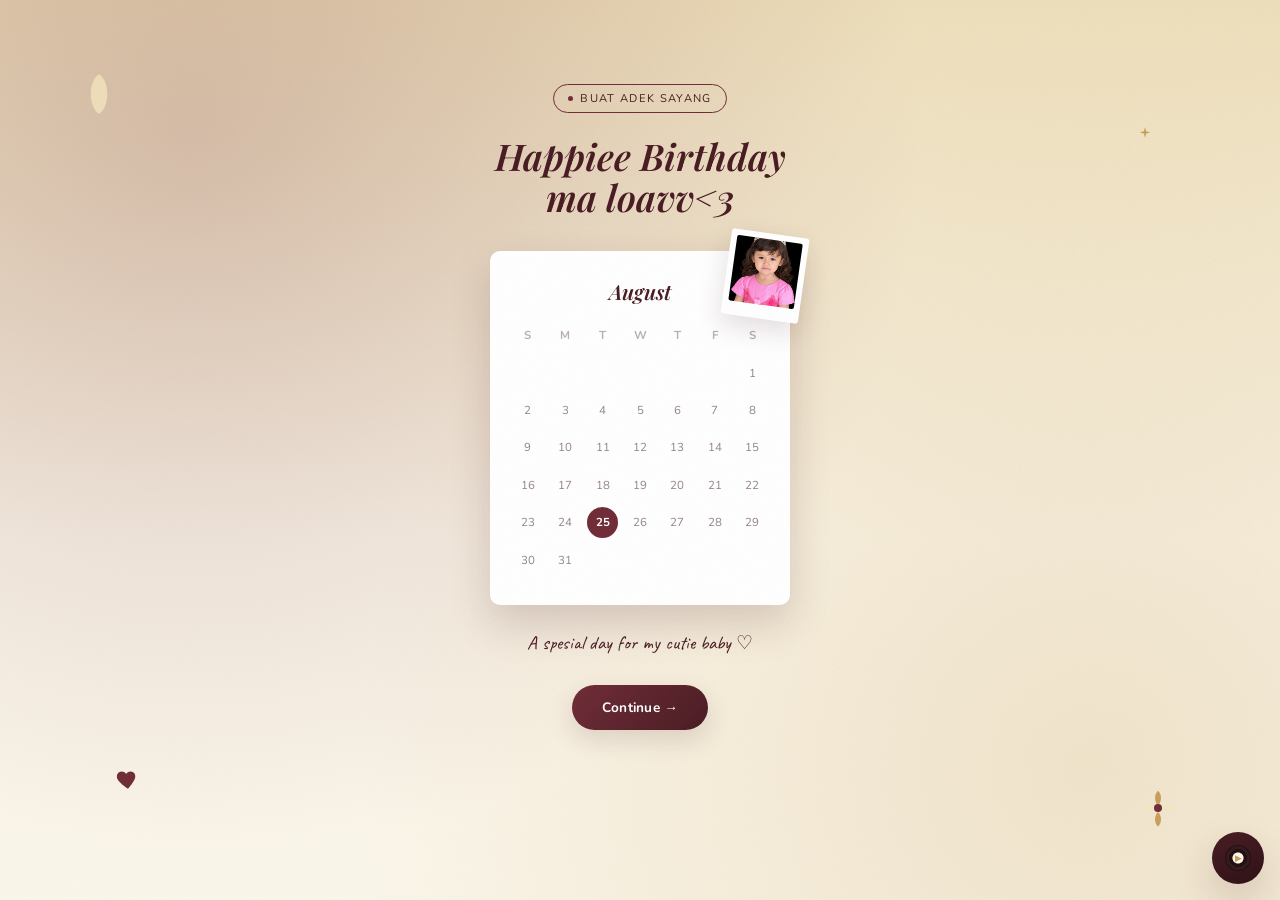
<file: index.html>
<!DOCTYPE html>
<html lang="id">
<head>
<meta charset="UTF-8">
<meta name="viewport" content="width=device-width, initial-scale=1.0, maximum-scale=1">
<title>Ulang tahun my princess ♡</title>
<link rel="preconnect" href="https://fonts.googleapis.com">
<link rel="preconnect" href="https://fonts.gstatic.com" crossorigin>
<link href="https://fonts.googleapis.com/css2?family=Playfair+Display:ital,wght@0,500;0,600;1,500&family=Caveat:wght@500;600;700&family=Nunito:wght@300;400;600;700&display=swap" rel="stylesheet">
<link rel="stylesheet" href="css/style.css">
</head>
<body>
<div class="grain"></div>
<div id="app">

<div class="page" id="pageRoot">
  <svg class="deco floaty" style="--r:-6deg; top:8%; left:6%; width:44px;" viewBox="0 0 40 40"><path d="M20 2c10 6 10 30 0 36-10-6-10-30 0-36Z" fill="#EDDEBA"/></svg>
  <svg class="deco" style="top:14%; right:10%; width:14px; animation:twinkle 2.4s ease-in-out infinite;" viewBox="0 0 24 24"><path d="M12 2l2 7 7 2-7 2-2 7-2-7-7-2 7-2 2-7Z" fill="#C9A05A"/></svg>
  <svg class="deco floaty" style="--r:8deg; bottom:12%; left:9%; width:26px; animation-delay:.8s;" viewBox="0 0 24 24"><path d="M12 21s-7-4.35-9.5-8.5C.7 8.8 2.5 5 6.2 5c2 0 3.4 1.1 4.1 2.4C11 6.1 12.4 5 14.4 5 18.1 5 19.9 8.8 18 12.5 16 16.65 12 21 12 21Z" fill="#712D38"/></svg>
  <svg class="deco floaty" style="--r:-10deg; bottom:8%; right:8%; width:40px; animation-delay:1.6s;" viewBox="0 0 60 60"><path d="M30 4c6 6 6 16 0 22-6-6-6-16 0-22Z" fill="#C9A05A"/><path d="M30 58c-6-6-6-16 0-22 6 6 6 16 0 22Z" fill="#C9A05A"/><path d="M4 30c6-6 16-6 22 0-6 6-16 6-22 0Z" fill="#F3E6C4"/><path d="M58 30c-6 6-16 6-22 0 6-6 16-6 22 0Z" fill="#F3E6C4"/><circle cx="30" cy="30" r="6" fill="#712D38"/></svg>

  <div class="section" style="text-align:center; margin-top:20px;">
    <!-- GANTI KATA-KATA: 2 baris teks ini ditulis langsung di sini (bukan dari script.js),
         jadi ganti manual kalau mau ubah -->
    <span class="eyebrow-tag reveal"><span class="dot"></span>Buat adek sayang</span>
    <h1 class="title-serif reveal" style="font-size:clamp(1.7rem,6vw,2.3rem);">Happiee Birthday<br>ma loavv&lt;3</h1>

    <div class="calendar-card reveal" style="margin:34px auto 0;">
      <div class="calendar-pin">
        <!-- GANTI FOTO: lihat cara pasang foto di komentar dekat .mini-photo di css/style.css -->
        <div class="mini-photo c2" style="background-image:url('assets/kalender.jpeg'); background-size:cover; background-position:center;"></div>
      </div>
      <p class="calendar-month" id="calMonth">August</p>
      <div class="calendar-grid" id="calGrid"></div>
    </div>

    <p class="reveal" id="calCaption" style="font-family:var(--hand); font-size:1.2rem; color:var(--deep); margin-top:26px; max-width:280px; margin-left:auto; margin-right:auto;">A little surprise, marked on the calendar ♡</p>

    <a href="pin.html" class="btn reveal" style="margin-top:30px;">Continue →</a>
  </div>
</div>

</div><!-- /app -->

<script src="js/script.js"></script>
<script>
  document.getElementById('calMonth').textContent = birthdayGirl.monthLabel;
  document.getElementById('calCaption').textContent = birthdayGirl.cardMessage;

  const grid = document.getElementById('calGrid');
  const dow = ['S','M','T','W','T','F','S'];
  dow.forEach(d => { const s=document.createElement('span'); s.textContent=d; s.style.opacity=.35; s.style.fontWeight='700'; grid.appendChild(s); });
  // GANTI TANGGAL: startOffset = di kolom keberapa (0=Minggu ... 6=Sabtu) tanggal 1 jatuh
  // di bulan itu. daysInMonth = jumlah hari di bulan itu (28/29/30/31).
  // Tanggal yang ditandai (bulat warna) ikut otomatis dari birthdayGirl.dateLabel di js/script.js.
  const startOffset = 6; // which weekday the 1st falls on (edit if needed)
  const daysInMonth = 31;
  const markedDate = parseInt(birthdayGirl.dateLabel, 10);
  for(let i=0;i<startOffset;i++){ grid.appendChild(document.createElement('span')); }
  for(let d=1; d<=daysInMonth; d++){
    const s = document.createElement('span');
    s.textContent = d;
    if(d === markedDate) s.classList.add('marked');
    grid.appendChild(s);
  }
</script>
</body>
</html>
</file>
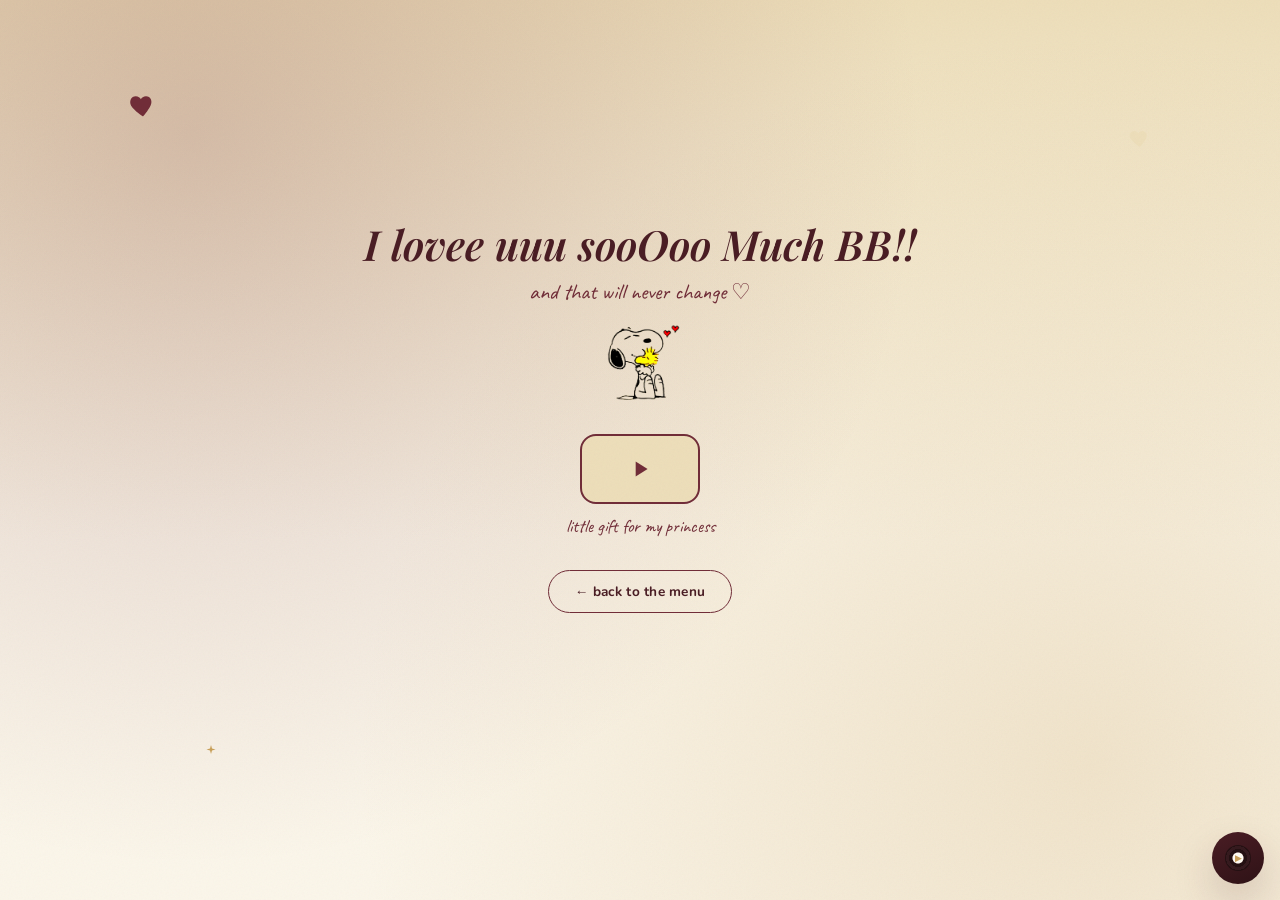
<file: end.html>
<!DOCTYPE html>
<html lang="id">
<head>
<meta charset="UTF-8">
<meta name="viewport" content="width=device-width, initial-scale=1.0, maximum-scale=1">
<title>for you ♡</title>
<link rel="preconnect" href="https://fonts.googleapis.com">
<link rel="preconnect" href="https://fonts.gstatic.com" crossorigin>
<link href="https://fonts.googleapis.com/css2?family=Playfair+Display:ital,wght@0,500;0,600;1,500&family=Caveat:wght@500;600;700&family=Nunito:wght@300;400;600;700&display=swap" rel="stylesheet">
<link rel="stylesheet" href="css/style.css">
</head>
<body>
<div class="grain"></div>
<div id="app">

<div class="page" style="justify-content:center;">
  <svg class="deco floaty" style="--r:-6deg; top:10%; left:10%; width:30px;" viewBox="0 0 24 24"><path d="M12 21s-7-4.35-9.5-8.5C.7 8.8 2.5 5 6.2 5c2 0 3.4 1.1 4.1 2.4C11 6.1 12.4 5 14.4 5 18.1 5 19.9 8.8 18 12.5 16 16.65 12 21 12 21Z" fill="#712D38"/></svg>
  <svg class="deco floaty" style="--r:8deg; top:14%; right:10%; width:24px; animation-delay:1s;" viewBox="0 0 24 24"><path d="M12 21s-7-4.35-9.5-8.5C.7 8.8 2.5 5 6.2 5c2 0 3.4 1.1 4.1 2.4C11 6.1 12.4 5 14.4 5 18.1 5 19.9 8.8 18 12.5 16 16.65 12 21 12 21Z" fill="#EDDEBA"/></svg>
  <svg class="deco" style="bottom:16%; left:16%; width:12px; animation:twinkle 2.2s ease-in-out infinite;" viewBox="0 0 24 24"><path d="M12 2l2 7 7 2-7 2-2 7-2-7-7-2 7-2 2-7Z" fill="#C9A05A"/></svg>

  <div class="section" style="text-align:center;">
    <!-- baris h1 di bawah otomatis dari birthdayGirl.closingLine (js/script.js).
         baris <p> di bawahnya ditulis langsung di sini — GANTI KATA-KATA manual kalau perlu -->
    <h1 class="title-serif reveal" id="closingLine" style="font-size:clamp(1.9rem,7vw,2.6rem);">i lovee uuuu sooOoo much bb!!</h1>
    <p class="title-hand reveal" style="font-size:1.4rem; margin-top:10px;">and that will never change ♡</p>

    <!-- GANTI GAMBAR: taruh file gambar Snoopy (PNG transparan, tanpa background)
         di folder "assets" dengan nama "mascot.png", lalu path di bawah otomatis kepakai.
         Gambar ini sengaja TANPA frame/bingkai/bayangan, jadi png transparan akan
         nyatu langsung ke background halaman. -->
    <img class="mascot-image reveal" src="assets/mascot1.png" alt="maskot" width="140" onerror="this.style.display='none'">

    <a href="https://littlevoicenote.com/m/f19ba285" target="_blank" rel="noopener" class="reveal" style="margin-top:30px; text-decoration:none; display:flex; flex-direction:column; align-items:center; gap:10px;">
      <span style="width:120px; height:70px; border-radius:16px; border:2px solid #712D38; background:#EDDEBA; display:flex; align-items:center; justify-content:center;">
        <svg width="26" height="26" viewBox="0 0 24 24"><path d="M8 5v14l11-7Z" fill="#712D38"/></svg>
      </span>
      <span class="title-hand" style="font-size:1.15rem; color:#712D38;">little gift for my princess</span>
    </a>

    <a href="hub.html" class="btn btn-outline reveal" style="margin-top:32px;">← back to the menu</a>
  </div>
</div>

</div><!-- /app -->

<script src="js/script.js"></script>
<script>
  document.getElementById('closingLine').textContent = birthdayGirl.closingLine;
  setTimeout(() => launchConfetti(20), 400);
</script>
</body>
</html>
</file>
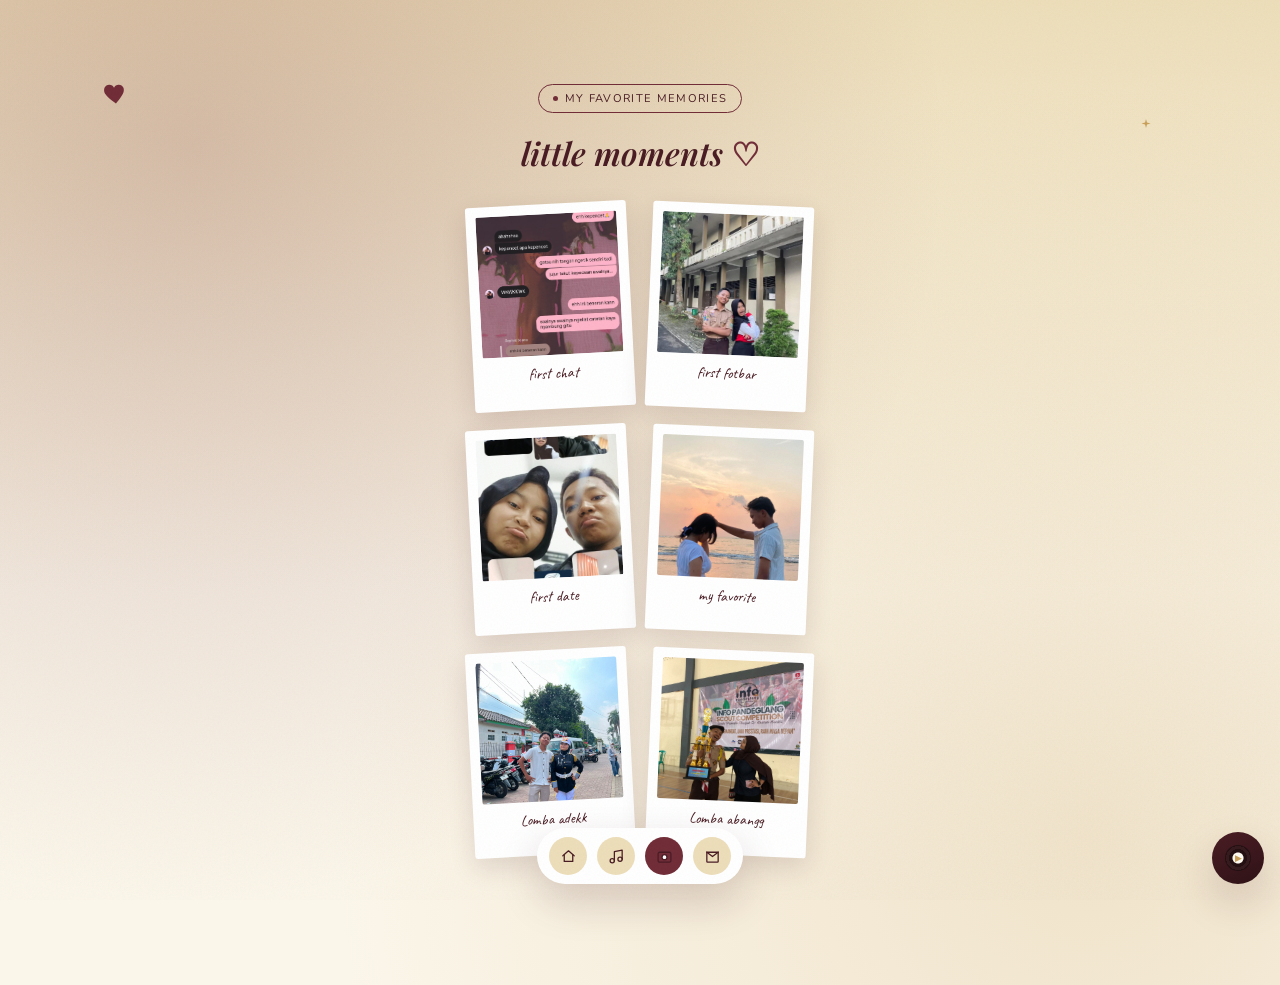
<file: gallery.html>
<!DOCTYPE html>
<html lang="id">
<head>
<meta charset="UTF-8">
<meta name="viewport" content="width=device-width, initial-scale=1.0, maximum-scale=1">
<title>little moments ♡</title>
<link rel="preconnect" href="https://fonts.googleapis.com">
<link rel="preconnect" href="https://fonts.gstatic.com" crossorigin>
<link href="https://fonts.googleapis.com/css2?family=Playfair+Display:ital,wght@0,500;0,600;1,500&family=Caveat:wght@500;600;700&family=Nunito:wght@300;400;600;700&display=swap" rel="stylesheet">
<link rel="stylesheet" href="css/style.css">
<style>
  .grid-gallery{display:grid; grid-template-columns:repeat(2,1fr); gap:18px; width:100%; max-width:340px; margin:0 auto;}
  .grid-gallery .mini-polaroid:nth-child(odd){transform:rotate(-3deg);}
  .grid-gallery .mini-polaroid:nth-child(even){transform:rotate(2.5deg);}
</style>
</head>
<body>
<div class="grain"></div>
<div id="app">

<div class="page">
  <svg class="deco floaty" style="--r:6deg; top:8%; left:8%; width:28px;" viewBox="0 0 24 24"><path d="M12 21s-7-4.35-9.5-8.5C.7 8.8 2.5 5 6.2 5c2 0 3.4 1.1 4.1 2.4C11 6.1 12.4 5 14.4 5 18.1 5 19.9 8.8 18 12.5 16 16.65 12 21 12 21Z" fill="#712D38"/></svg>
  <svg class="deco" style="top:12%; right:10%; width:12px; animation:twinkle 2.4s ease-in-out infinite;" viewBox="0 0 24 24"><path d="M12 2l2 7 7 2-7 2-2 7-2-7-7-2 7-2 2-7Z" fill="#C9A05A"/></svg>

  <div class="section" style="text-align:center; margin-top:20px;">
    <!-- GANTI KATA-KATA (label kecil & judul halaman ini ditulis langsung di HTML) -->
    <span class="eyebrow-tag reveal"><span class="dot"></span>my favorite memories</span>
    <h1 class="title-serif reveal" style="font-size:clamp(1.6rem,5vw,2rem); margin-bottom:30px;">little moments <span class="title-hand" style="font-style:normal;">♡</span></h1>

    <!-- GANTI FOTO (6 foto di sini) + KATA-KATA: cara pasang foto ada di komentar dekat
         .mini-photo di css/style.css. Teks di data-cap="..." adalah caption yang muncul
         waktu foto diklik/dibesarkan (lightbox) — ganti sesuai momennya masing-masing. -->
    <div class="grid-gallery">
      <button class="mini-polaroid reveal" data-cap="our first chat after kode kodean di ig"><div class="mini-photo c1" style="background-image:url('assets/firstchat.jpeg'); background-size:cover; background-position:center;"></div><p class="mini-cap">first chat</p></button>
      <button class="mini-polaroid reveal" data-cap="our first fotbar dengan Pramuka Paskib nya"><div class="mini-photo c2" style="background-image:url('assets/firstfotbar.jpeg'); background-size:cover; background-position:center;"></div><p class="mini-cap">first fotbar</p></button>
      <button class="mini-polaroid reveal" data-cap="our first date"><div class="mini-photo c3" style="background-image:url('assets/firstdate.jpeg'); background-size:cover; background-position:center;"></div><p class="mini-cap">first date</p></button>
      <button class="mini-polaroid reveal" data-cap="My favorite photo of us"><div class="mini-photo c4" style="background-image:url('assets/favorite.jpeg'); background-size:cover; background-position:center;"></div><p class="mini-cap">my favorite</p></button>
      <button class="mini-polaroid reveal" data-cap="akuu nemenin adekk lombaa"><div class="mini-photo c5" style="background-image:url('assets/lombaadek.jpeg'); background-size:cover; background-position:center;"></div><p class="mini-cap">Lomba adekk</p></button>
      <button class="mini-polaroid reveal" data-cap="adekk nemenin abangg lombaa"><div class="mini-photo c1" style="background-image:url('assets/lombaabang.jpeg'); background-size:cover; background-position:center;"></div><p class="mini-cap">Lomba abangg</p></button>
    </div>
  </div>
</div>

<div class="mini-nav">
  <a href="hub.html" title="Menu"><svg viewBox="0 0 24 24" fill="none"><path d="M4 11l8-7 8 7" stroke="#4A1D24" stroke-width="1.8" stroke-linecap="round" stroke-linejoin="round"/><path d="M6 10v9h12v-9" stroke="#4A1D24" stroke-width="1.8" stroke-linecap="round" stroke-linejoin="round"/></svg></a>
  <a href="music.html" title="Music"><svg viewBox="0 0 24 24" fill="none"><path d="M9 18V5l11-2v13" stroke="#4A1D24" stroke-width="1.8" stroke-linecap="round" stroke-linejoin="round"/><circle cx="6" cy="18" r="3" stroke="#4A1D24" stroke-width="1.8"/><circle cx="17" cy="16" r="3" stroke="#4A1D24" stroke-width="1.8"/></svg></a>
  <a href="gallery.html" class="active" title="Gallery"><svg viewBox="0 0 24 24" fill="none"><rect x="3" y="6" width="18" height="14" rx="2" stroke="#4A1D24" stroke-width="1.8"/><circle cx="12" cy="13" r="3.5" stroke="#4A1D24" stroke-width="1.8"/></svg></a>
  <a href="notes.html" title="Notes"><svg viewBox="0 0 24 24" fill="none"><path d="M4 6h16v13a1 1 0 01-1 1H5a1 1 0 01-1-1V6Z" stroke="#4A1D24" stroke-width="1.8"/><path d="M4 6l8 6 8-6" stroke="#4A1D24" stroke-width="1.8" stroke-linecap="round" stroke-linejoin="round"/></svg></a>
</div>

<div id="lightbox">
  <span class="lb-close" id="lbClose">✕</span>
  <div class="lb-card">
    <div class="lb-photo mini-photo c1" id="lbPhoto"></div>
    <p class="lb-cap" id="lbCap">that one afternoon</p>
  </div>
</div>

</div><!-- /app -->

<script src="js/script.js"></script>
</body>
</html>
</file>
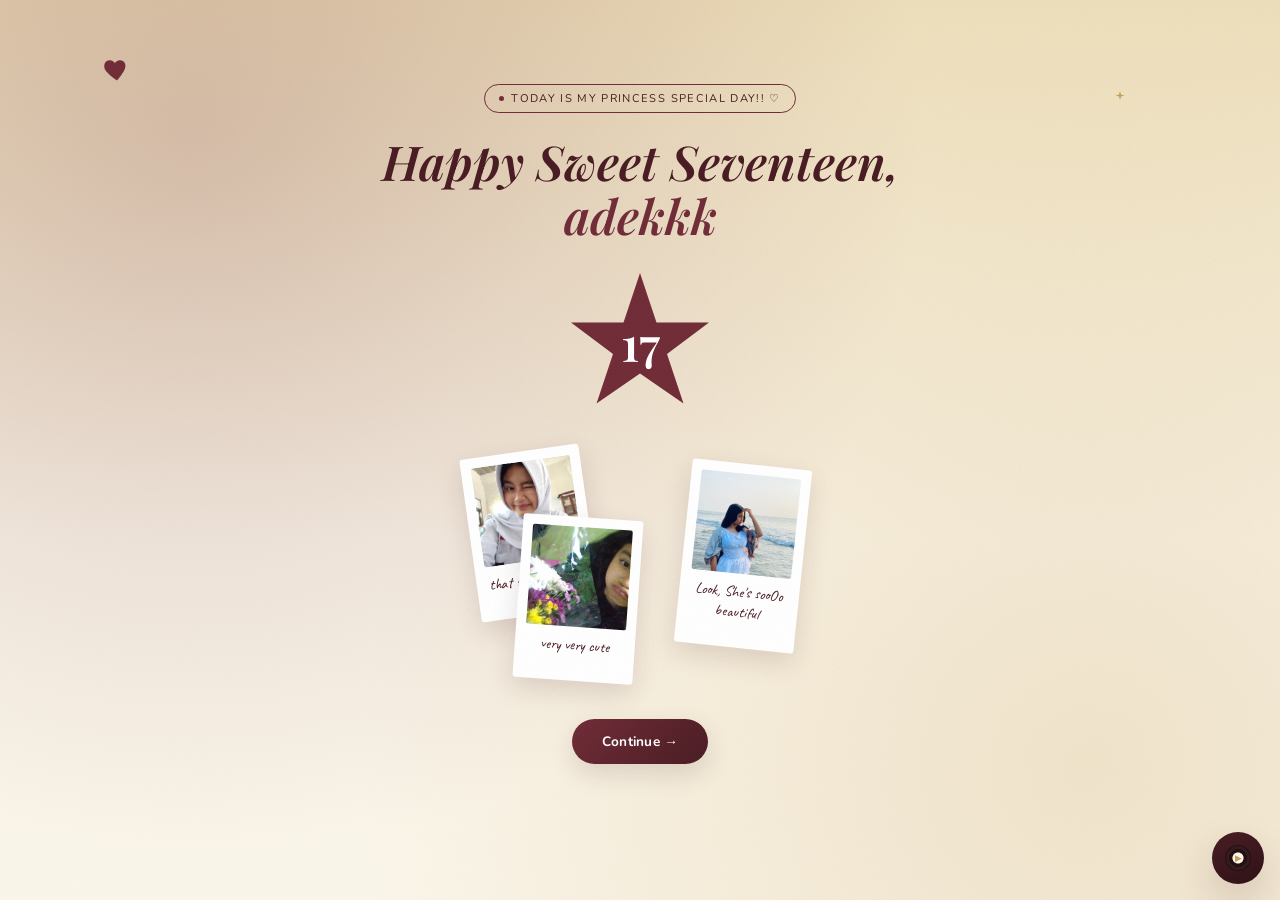
<file: hero.html>
<!DOCTYPE html>
<html lang="id">
<head>
<meta charset="UTF-8">
<meta name="viewport" content="width=device-width, initial-scale=1.0, maximum-scale=1">
<title>happy birthday ♡</title>
<link rel="preconnect" href="https://fonts.googleapis.com">
<link rel="preconnect" href="https://fonts.gstatic.com" crossorigin>
<link href="https://fonts.googleapis.com/css2?family=Playfair+Display:ital,wght@0,500;0,600;1,500&family=Caveat:wght@500;600;700&family=Nunito:wght@300;400;600;700&display=swap" rel="stylesheet">
<link rel="stylesheet" href="css/style.css">
</head>
<body>
<div class="grain"></div>
<div id="app">

<div class="page">
  <svg class="deco floaty" style="--r:-8deg; top:6%; left:8%; width:30px;" viewBox="0 0 24 24"><path d="M12 21s-7-4.35-9.5-8.5C.7 8.8 2.5 5 6.2 5c2 0 3.4 1.1 4.1 2.4C11 6.1 12.4 5 14.4 5 18.1 5 19.9 8.8 18 12.5 16 16.65 12 21 12 21Z" fill="#712D38"/></svg>
  <svg class="deco" style="top:10%; right:12%; width:12px; animation:twinkle 2.2s ease-in-out infinite;" viewBox="0 0 24 24"><path d="M12 2l2 7 7 2-7 2-2 7-2-7-7-2 7-2 2-7Z" fill="#C9A05A"/></svg>

  <div class="section" style="text-align:center; margin-top:20px;">
    <span class="eyebrow-tag reveal"><span class="dot"></span>today is my princess special day!! ♡</span>
    <h1 class="title-serif reveal" style="font-size:clamp(2rem,8vw,3rem);">Happy Sweet Seventeen,<br><span id="heroName" style="color:var(--violet);">sayangg</span></h1>

    <div class="age-star reveal">
      <svg viewBox="0 0 100 100"><path d="M50 4 61 37 96 37 68 58 79 91 50 71 21 91 32 58 4 37 39 37Z" fill="#712D38"/></svg>
      <span id="ageNumber">17</span>
    </div>

    <!-- GANTI FOTO (3 foto di bawah): lihat cara pasang di komentar dekat .mini-photo di css/style.css.
         "mini-cap" (01/02/03) juga bisa diganti jadi caption foto kalau mau. -->
    <div class="collage reveal">

      <div class="mini-polaroid p1"><div class="mini-photo c1" style="background-image:url('assets/pretty.jpeg'); background-size:cover; background-position:center;"></div><p class="mini-cap">that sweety smile..</p></div>
      <div class="mini-polaroid p2"><div class="mini-photo c3" style="background-image:url('assets/beautiful.jpeg'); background-size:cover; background-position:center;"></div><p class="mini-cap">Look, She's sooOo beautiful</p></div>
      <div class="mini-polaroid p3"><div class="mini-photo c4" style="background-image:url('assets/cute.jpeg'); background-size:cover; background-position:center;"></div><p class="mini-cap">very very cute</p></div>
    </div>

    <a href="letter.html" class="btn reveal" style="margin-top:38px;">Continue →</a>
  </div>
</div>

</div><!-- /app -->

<script src="js/script.js"></script>
<script>
  document.getElementById('heroName').textContent = birthdayGirl.name;
  document.getElementById('ageNumber').textContent = birthdayGirl.age;
  setTimeout(() => launchConfetti(28), 300);
</script>
</body>
</html>
</file>
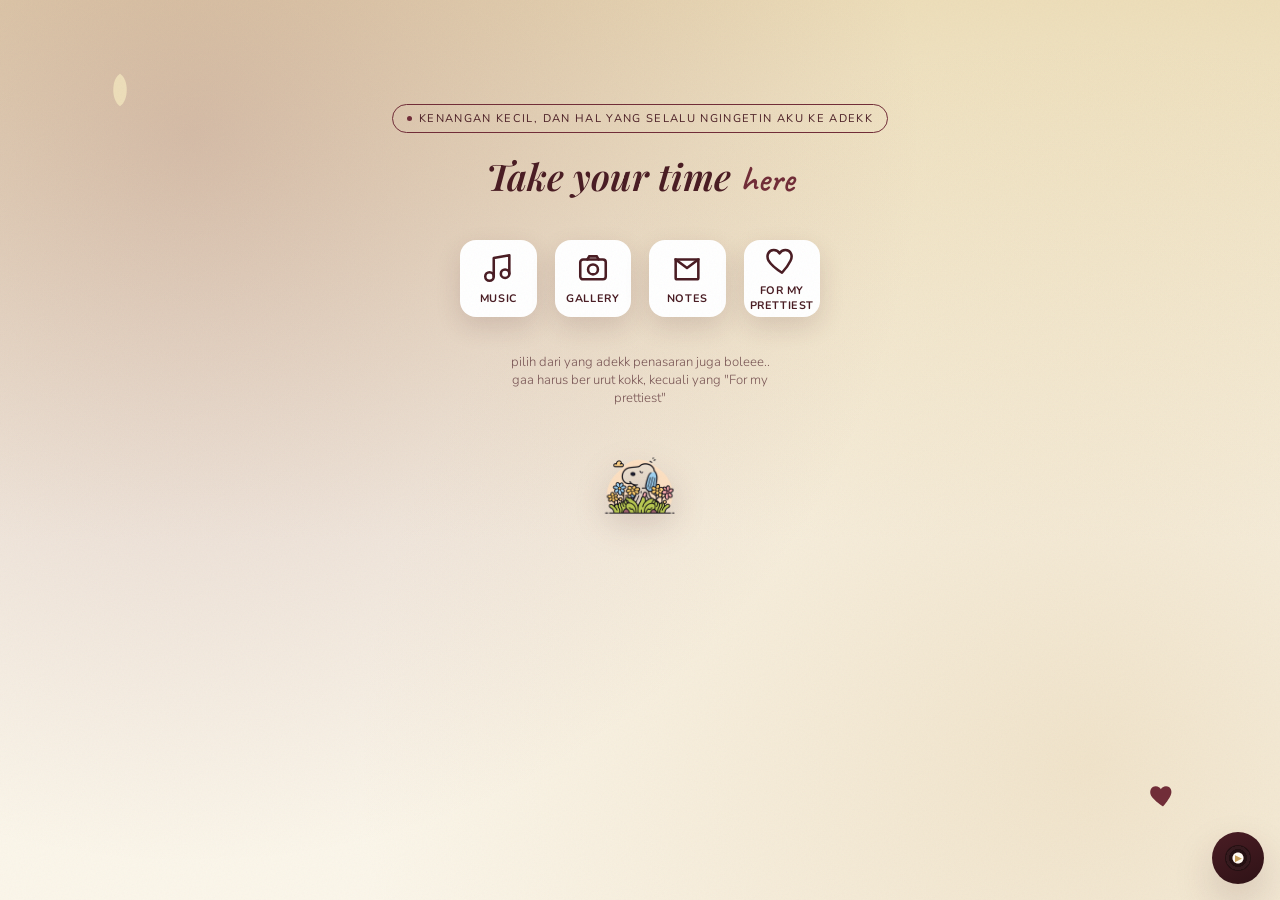
<file: hub.html>
<!DOCTYPE html>
<html lang="id">
<head>
<meta charset="UTF-8">
<meta name="viewport" content="width=device-width, initial-scale=1.0, maximum-scale=1">
<title>for you ♡</title>
<link rel="preconnect" href="https://fonts.googleapis.com">
<link rel="preconnect" href="https://fonts.gstatic.com" crossorigin>
<link href="https://fonts.googleapis.com/css2?family=Playfair+Display:ital,wght@0,500;0,600;1,500&family=Caveat:wght@500;600;700&family=Nunito:wght@300;400;600;700&display=swap" rel="stylesheet">
<link rel="stylesheet" href="css/style.css">
</head>
<body>
<div class="grain"></div>
<div id="app">

<div class="page">
  <svg class="deco floaty" style="--r:-6deg; top:8%; left:8%; width:36px;" viewBox="0 0 40 40"><path d="M20 2c10 6 10 30 0 36-10-6-10-30 0-36Z" fill="#EDDEBA"/></svg>
  <svg class="deco floaty" style="--r:8deg; bottom:10%; right:8%; width:30px; animation-delay:1s;" viewBox="0 0 24 24"><path d="M12 21s-7-4.35-9.5-8.5C.7 8.8 2.5 5 6.2 5c2 0 3.4 1.1 4.1 2.4C11 6.1 12.4 5 14.4 5 18.1 5 19.9 8.8 18 12.5 16 16.65 12 21 12 21Z" fill="#712D38"/></svg>

  <div class="section" style="text-align:center; margin-top:40px;">
    <!-- GANTI KATA-KATA (label kecil & judul halaman ini ditulis langsung di HTML) -->
    <span class="eyebrow-tag reveal"><span class="dot"></span>kenangan kecil, dan hal yang selalu ngingetin aku ke adekk</span>
    <h1 class="title-serif reveal" style="font-size:clamp(1.7rem,6vw,2.3rem); margin-bottom:40px;">Take your time <span class="title-hand" style="font-style:normal;">here</span></h1>

    <div class="icon-nav large reveal">
      <a class="icon-btn" href="music.html">
        <svg viewBox="0 0 24 24" fill="none"><path d="M9 18V5l11-2v13" stroke="#4A1D24" stroke-width="1.8" stroke-linecap="round" stroke-linejoin="round"/><circle cx="6" cy="18" r="3" stroke="#4A1D24" stroke-width="1.8"/><circle cx="17" cy="16" r="3" stroke="#4A1D24" stroke-width="1.8"/></svg>
        <span>Music</span>
      </a>
      <a class="icon-btn" href="gallery.html">
        <svg viewBox="0 0 24 24" fill="none"><rect x="3" y="6" width="18" height="14" rx="2" stroke="#4A1D24" stroke-width="1.8"/><circle cx="12" cy="13" r="3.5" stroke="#4A1D24" stroke-width="1.8"/><path d="M8 6l1.4-2.2h5.2L16 6" stroke="#4A1D24" stroke-width="1.8" stroke-linecap="round"/></svg>
        <span>Gallery</span>
      </a>
      <a class="icon-btn" href="notes.html">
        <svg viewBox="0 0 24 24" fill="none"><path d="M4 6h16v13a1 1 0 01-1 1H5a1 1 0 01-1-1V6Z" stroke="#4A1D24" stroke-width="1.8"/><path d="M4 6l8 6 8-6" stroke="#4A1D24" stroke-width="1.8" stroke-linecap="round" stroke-linejoin="round"/></svg>
        <span>Notes</span>
      </a>
      <a class="icon-btn" href="end.html">
        <svg viewBox="0 0 24 24" fill="none"><path d="M12 21s-7-4.35-9.5-8.5C.7 8.8 2.5 5 6.2 5c2 0 3.4 1.1 4.1 2.4C11 6.1 12.4 5 14.4 5 18.1 5 19.9 8.8 18 12.5 16 16.65 12 21 12 21Z" stroke="#4A1D24" stroke-width="1.8" stroke-linejoin="round"/></svg>
        <span>For my prettiest</span>
      </a>
    </div>

    <p class="reveal" style="font-family:var(--body); font-weight:300; font-size:.82rem; color:var(--deep); opacity:.7; margin-top:36px; max-width:280px; margin-left:auto; margin-right:auto;">
      pilih dari yang adekk penasaran juga boleee.. gaa harus ber urut kokk, kecuali yang "For my prettiest"
    </p>

    <img class="hub-mascot reveal floaty" style="--r:-4deg;" src="assets/mascot.png" alt="maskot" width="86" onerror="this.style.display='none'">
  </div>
</div>

</div><!-- /app -->

<script src="js/script.js"></script>
</body>
</html>
</file>
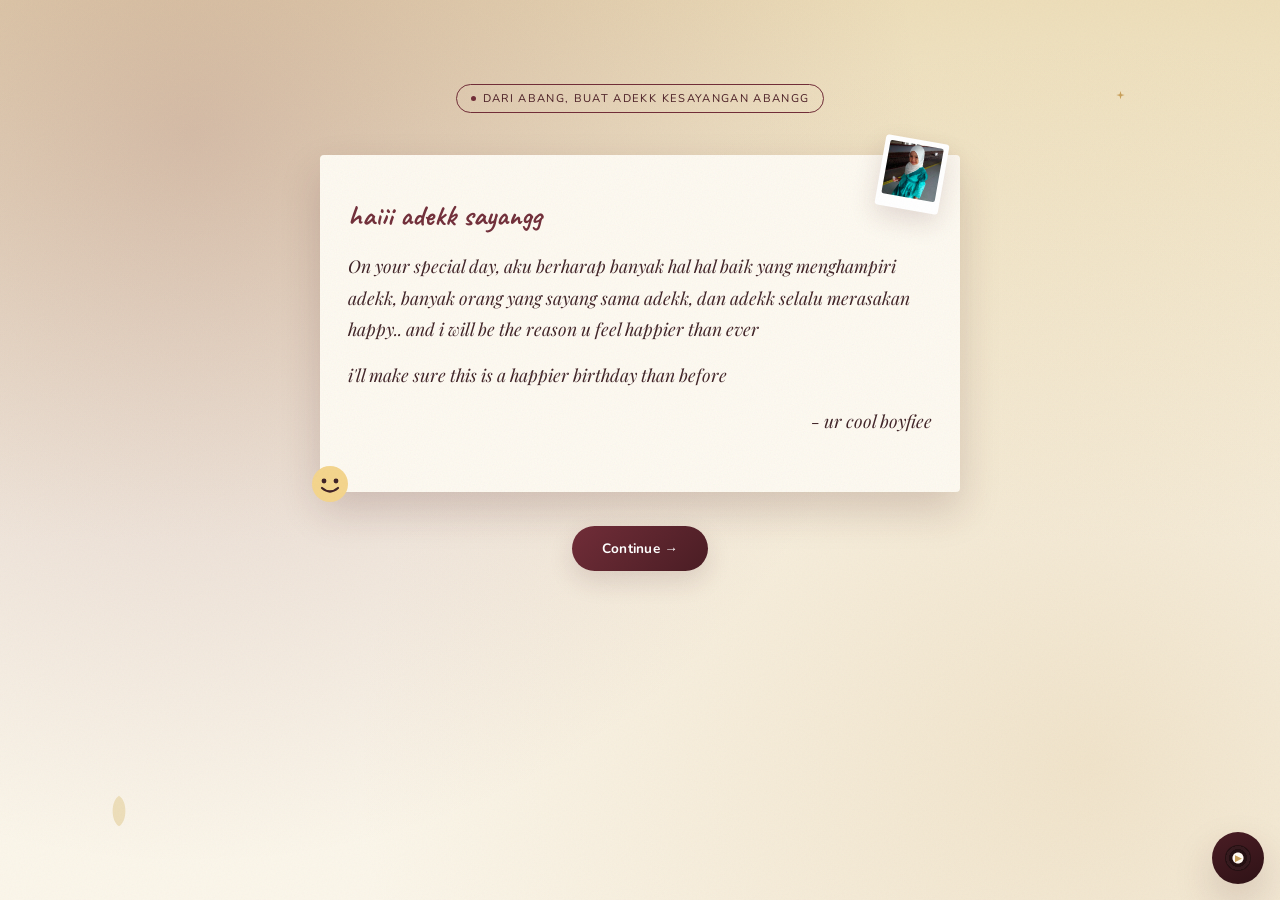
<file: letter.html>
<!DOCTYPE html>
<html lang="id">
<head>
<meta charset="UTF-8">
<meta name="viewport" content="width=device-width, initial-scale=1.0, maximum-scale=1">
<title>a little letter for you ♡</title>
<link rel="preconnect" href="https://fonts.googleapis.com">
<link rel="preconnect" href="https://fonts.gstatic.com" crossorigin>
<link href="https://fonts.googleapis.com/css2?family=Playfair+Display:ital,wght@0,500;0,600;1,500&family=Caveat:wght@500;600;700&family=Nunito:wght@300;400;600;700&display=swap" rel="stylesheet">
<link rel="stylesheet" href="css/style.css">
</head>
<body>
<div class="grain"></div>
<div id="app">

<div class="page">
  <svg class="deco floaty" style="--r:6deg; bottom:8%; left:8%; width:34px;" viewBox="0 0 40 40"><path d="M20 2c10 6 10 30 0 36-10-6-10-30 0-36Z" fill="#EDDEBA"/></svg>
  <svg class="deco" style="top:10%; right:12%; width:11px; animation:twinkle 2s .3s ease-in-out infinite;" viewBox="0 0 24 24"><path d="M12 2l2 7 7 2-7 2-2 7-2-7-7-2 7-2 2-7Z" fill="#C9A05A"/></svg>

  <div class="section" style="text-align:center; margin-top:20px;">
    <span class="eyebrow-tag reveal"><span class="dot"></span>dari abang, buat adekk kesayangan abangg</span>

    <div class="letter-card reveal" style="margin-top:20px; text-align:left;">
      <!-- GANTI FOTO: lihat cara pasang di komentar dekat .mini-photo di css/style.css -->
      <div class="letter-pin"><div class="mini-photo c5" style="background-image:url('assets/kartu.jpeg'); background-size:cover; background-position:center;"></div></div>
      <svg class="smiley-sticker" viewBox="0 0 40 40"><circle cx="20" cy="20" r="18" fill="#F4D58D"/><circle cx="14" cy="17" r="2.4" fill="#3F2226"/><circle cx="26" cy="17" r="2.4" fill="#3F2226"/><path d="M12 24 Q20 31 28 24" stroke="#3F2226" stroke-width="2.2" fill="none" stroke-linecap="round"/></svg>
      <h3 id="letterTo">My Dearest</h3>
      <p id="letterP1"></p>
      <p id="letterP2"></p>
      <p class="letter-sign">- ur cool boyfiee</p>
    </div>

    <a href="hub.html" class="btn reveal" style="margin-top:34px;">Continue →</a>
  </div>
</div>

</div><!-- /app -->

<script src="js/script.js"></script>
<script>
  document.getElementById('letterTo').textContent = birthdayGirl.letterTo;
  document.getElementById('letterP1').textContent = birthdayGirl.letter[0] || '';
  document.getElementById('letterP2').textContent = birthdayGirl.letter[1] || '';
</script>
</body>
</html>
</file>
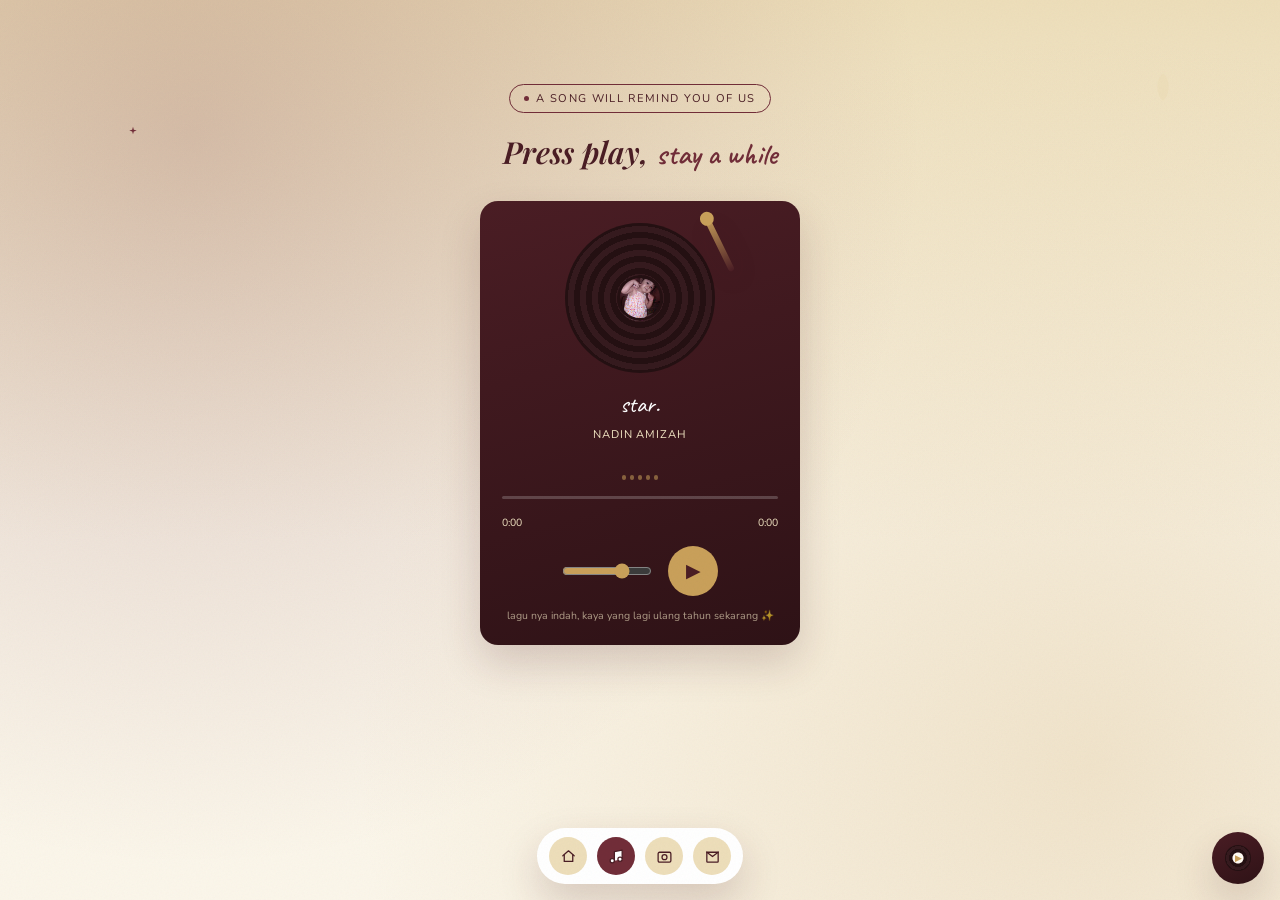
<file: music.html>
<!DOCTYPE html>
<html lang="id">
<head>
<meta charset="UTF-8">
<meta name="viewport" content="width=device-width, initial-scale=1.0, maximum-scale=1">
<title>our song ♡</title>
<link rel="preconnect" href="https://fonts.googleapis.com">
<link rel="preconnect" href="https://fonts.gstatic.com" crossorigin>
<link href="https://fonts.googleapis.com/css2?family=Playfair+Display:ital,wght@0,500;0,600;1,500&family=Caveat:wght@500;600;700&family=Nunito:wght@300;400;600;700&display=swap" rel="stylesheet">
<link rel="stylesheet" href="css/style.css">
</head>
<body>
<div class="grain"></div>
<div id="app">

<div class="page">
  <svg class="deco floaty" style="--r:-6deg; top:8%; right:8%; width:30px;" viewBox="0 0 40 40"><path d="M20 2c10 6 10 30 0 36-10-6-10-30 0-36Z" fill="#EDDEBA"/></svg>
  <svg class="deco" style="top:14%; left:10%; width:10px; animation:twinkle 2.3s .4s ease-in-out infinite;" viewBox="0 0 24 24"><path d="M12 2l2 7 7 2-7 2-2 7-2-7-7-2 7-2 2-7Z" fill="#712D38"/></svg>

  <div class="section" style="text-align:center; margin-top:20px;">
    <!-- GANTI KATA-KATA (label kecil & judul halaman ini ditulis langsung di HTML) -->
    <span class="eyebrow-tag reveal"><span class="dot"></span>a song will remind you of us</span>
    <h1 class="title-serif reveal" style="font-size:clamp(1.5rem,5vw,1.9rem); margin-bottom:30px;">Press play, <span class="title-hand" style="font-style:normal;">stay a while</span></h1>

    <div class="player-card reveal" id="playerCard">
      <!-- notes kecil yang melayang waktu lagu diputar -->
      <div class="note-float n1">♪</div>
      <div class="note-float n2">♫</div>
      <div class="note-float n3">♪</div>

      <div class="vinyl-wrap">
        <div class="vinyl-glow"></div>
        <div class="vinyl">
          <div class="vinyl-label" style="background-image:url('assets/musik.jpeg'); background-size:cover; background-position:center;"></div>
        </div>
        <div class="tonearm"></div>
      </div>

      <p class="p-title" id="pTitle">our song</p>
      <p class="p-artist" id="pArtist">artist name</p>

      <div class="eq-bars" aria-hidden="true">
        <span></span><span></span><span></span><span></span><span></span>
      </div>

      <div class="p-progress" id="pProgress"><div class="p-progress-fill" id="pFill"></div></div>
      <div class="p-time"><span id="pCur">0:00</span><span id="pDur">0:00</span></div>
      <div class="p-controls">
        <input type="range" class="p-vol" id="pVol" min="0" max="1" step="0.01" value="0.7">
        <button class="p-play" id="pPlay">▶</button>
      </div>
      <p class="p-hint">lagu nya indah, kaya yang lagi ulang tahun sekarang ✨</p>
    </div>
  </div>
</div>

<div class="mini-nav">
  <a href="hub.html" title="Menu"><svg viewBox="0 0 24 24" fill="none"><path d="M4 11l8-7 8 7" stroke="#4A1D24" stroke-width="1.8" stroke-linecap="round" stroke-linejoin="round"/><path d="M6 10v9h12v-9" stroke="#4A1D24" stroke-width="1.8" stroke-linecap="round" stroke-linejoin="round"/></svg></a>
  <a href="music.html" class="active" title="Music"><svg viewBox="0 0 24 24" fill="none"><path d="M9 18V5l11-2v13" stroke="#4A1D24" stroke-width="1.8" stroke-linecap="round" stroke-linejoin="round"/><circle cx="6" cy="18" r="3" stroke="#4A1D24" stroke-width="1.8"/><circle cx="17" cy="16" r="3" stroke="#4A1D24" stroke-width="1.8"/></svg></a>
  <a href="gallery.html" title="Gallery"><svg viewBox="0 0 24 24" fill="none"><rect x="3" y="6" width="18" height="14" rx="2" stroke="#4A1D24" stroke-width="1.8"/><circle cx="12" cy="13" r="3.5" stroke="#4A1D24" stroke-width="1.8"/></svg></a>
  <a href="notes.html" title="Notes"><svg viewBox="0 0 24 24" fill="none"><path d="M4 6h16v13a1 1 0 01-1 1H5a1 1 0 01-1-1V6Z" stroke="#4A1D24" stroke-width="1.8"/><path d="M4 6l8 6 8-6" stroke="#4A1D24" stroke-width="1.8" stroke-linecap="round" stroke-linejoin="round"/></svg></a>
</div>

</div><!-- /app -->

<script src="js/script.js"></script>
<script>
  document.getElementById('pTitle').textContent = birthdayGirl.song.title;
  document.getElementById('pArtist').textContent = birthdayGirl.song.artist;
  // audio-nya global & persist lintas halaman, lihat initGlobalPlayer() di js/script.js
  if (typeof bindMusicPageUI === 'function') bindMusicPageUI();
</script>
</body>
</html>
</file>
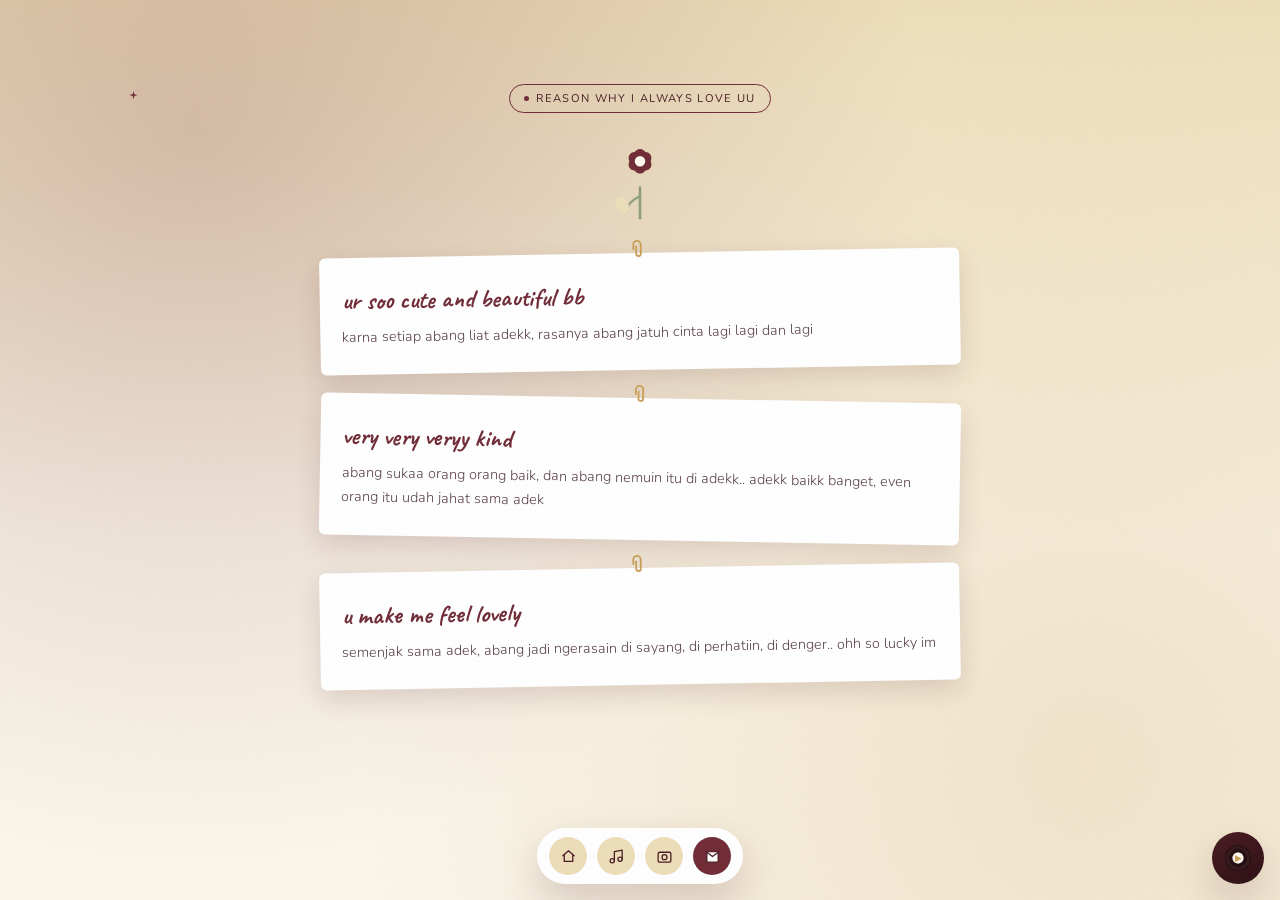
<file: notes.html>
<!DOCTYPE html>
<html lang="id">
<head>
<meta charset="UTF-8">
<meta name="viewport" content="width=device-width, initial-scale=1.0, maximum-scale=1">
<title>reason why i love uu ♡</title>
<link rel="preconnect" href="https://fonts.googleapis.com">
<link rel="preconnect" href="https://fonts.gstatic.com" crossorigin>
<link href="https://fonts.googleapis.com/css2?family=Playfair+Display:ital,wght@0,500;0,600;1,500&family=Caveat:wght@500;600;700&family=Nunito:wght@300;400;600;700&display=swap" rel="stylesheet">
<link rel="stylesheet" href="css/style.css">
</head>
<body>
<div class="grain"></div>
<div id="app">

<div class="page gingham">
  <svg class="deco" style="top:10%; left:10%; width:11px; animation:twinkle 2.2s ease-in-out infinite;" viewBox="0 0 24 24"><path d="M12 2l2 7 7 2-7 2-2 7-2-7-7-2 7-2 2-7Z" fill="#712D38"/></svg>
  <div class="section" style="text-align:center; margin-top:20px;">
    <!-- GANTI KATA-KATA (label kecil ini ditulis langsung di HTML, isi catatan ada di js/script.js) -->
    <span class="eyebrow-tag reveal"><span class="dot"></span>reason why i always love uu</span>

    <svg class="flower-deco reveal" viewBox="0 0 80 100">
      <path d="M40 60 V95" stroke="#8F9E7B" stroke-width="3" stroke-linecap="round"/>
      <path d="M40 70 Q26 76 24 88" stroke="#8F9E7B" stroke-width="2.4" fill="none" stroke-linecap="round"/>
      <ellipse cx="40" cy="30" rx="9" ry="14" fill="#C9A05A"/>
      <ellipse cx="40" cy="30" rx="9" ry="14" fill="#C9A05A" transform="rotate(60 40 30)"/>
      <ellipse cx="40" cy="30" rx="9" ry="14" fill="#C9A05A" transform="rotate(120 40 30)"/>
      <ellipse cx="40" cy="30" rx="9" ry="14" fill="#712D38" transform="rotate(180 40 30)"/>
      <ellipse cx="40" cy="30" rx="9" ry="14" fill="#712D38" transform="rotate(240 40 30)"/>
      <ellipse cx="40" cy="30" rx="9" ry="14" fill="#712D38" transform="rotate(300 40 30)"/>
      <circle cx="40" cy="30" r="6" fill="#FFF9F0"/>
      <ellipse cx="20" cy="80" rx="7" ry="10" fill="#EDDEBA" transform="rotate(-20 20 80)"/>
    </svg>

    <div id="notesList" style="text-align:left; margin-top:10px;"></div>
  </div>
</div>

<div class="mini-nav">
  <a href="hub.html" title="Menu"><svg viewBox="0 0 24 24" fill="none"><path d="M4 11l8-7 8 7" stroke="#4A1D24" stroke-width="1.8" stroke-linecap="round" stroke-linejoin="round"/><path d="M6 10v9h12v-9" stroke="#4A1D24" stroke-width="1.8" stroke-linecap="round" stroke-linejoin="round"/></svg></a>
  <a href="music.html" title="Music"><svg viewBox="0 0 24 24" fill="none"><path d="M9 18V5l11-2v13" stroke="#4A1D24" stroke-width="1.8" stroke-linecap="round" stroke-linejoin="round"/><circle cx="6" cy="18" r="3" stroke="#4A1D24" stroke-width="1.8"/><circle cx="17" cy="16" r="3" stroke="#4A1D24" stroke-width="1.8"/></svg></a>
  <a href="gallery.html" title="Gallery"><svg viewBox="0 0 24 24" fill="none"><rect x="3" y="6" width="18" height="14" rx="2" stroke="#4A1D24" stroke-width="1.8"/><circle cx="12" cy="13" r="3.5" stroke="#4A1D24" stroke-width="1.8"/></svg></a>
  <a href="notes.html" class="active" title="Notes"><svg viewBox="0 0 24 24" fill="none"><path d="M4 6h16v13a1 1 0 01-1 1H5a1 1 0 01-1-1V6Z" stroke="#4A1D24" stroke-width="1.8"/><path d="M4 6l8 6 8-6" stroke="#4A1D24" stroke-width="1.8" stroke-linecap="round" stroke-linejoin="round"/></svg></a>
</div>

</div><!-- /app -->

<script src="js/script.js"></script>
<script>
  const list = document.getElementById('notesList');
  birthdayGirl.notes.forEach(n => {
    const entry = document.createElement('div');
    entry.className = 'note-entry reveal';
    entry.innerHTML = `
      <svg class="clip" viewBox="0 0 24 24" fill="none"><path d="M6 11V6a4 4 0 118 0v10a2.5 2.5 0 01-5 0V8" stroke="#C9A05A" stroke-width="2" stroke-linecap="round"/></svg>
      <h4>${n.title}</h4>
      <p>${n.text}</p>
    `;
    list.appendChild(entry);
  });
</script>
</body>
</html>
</file>
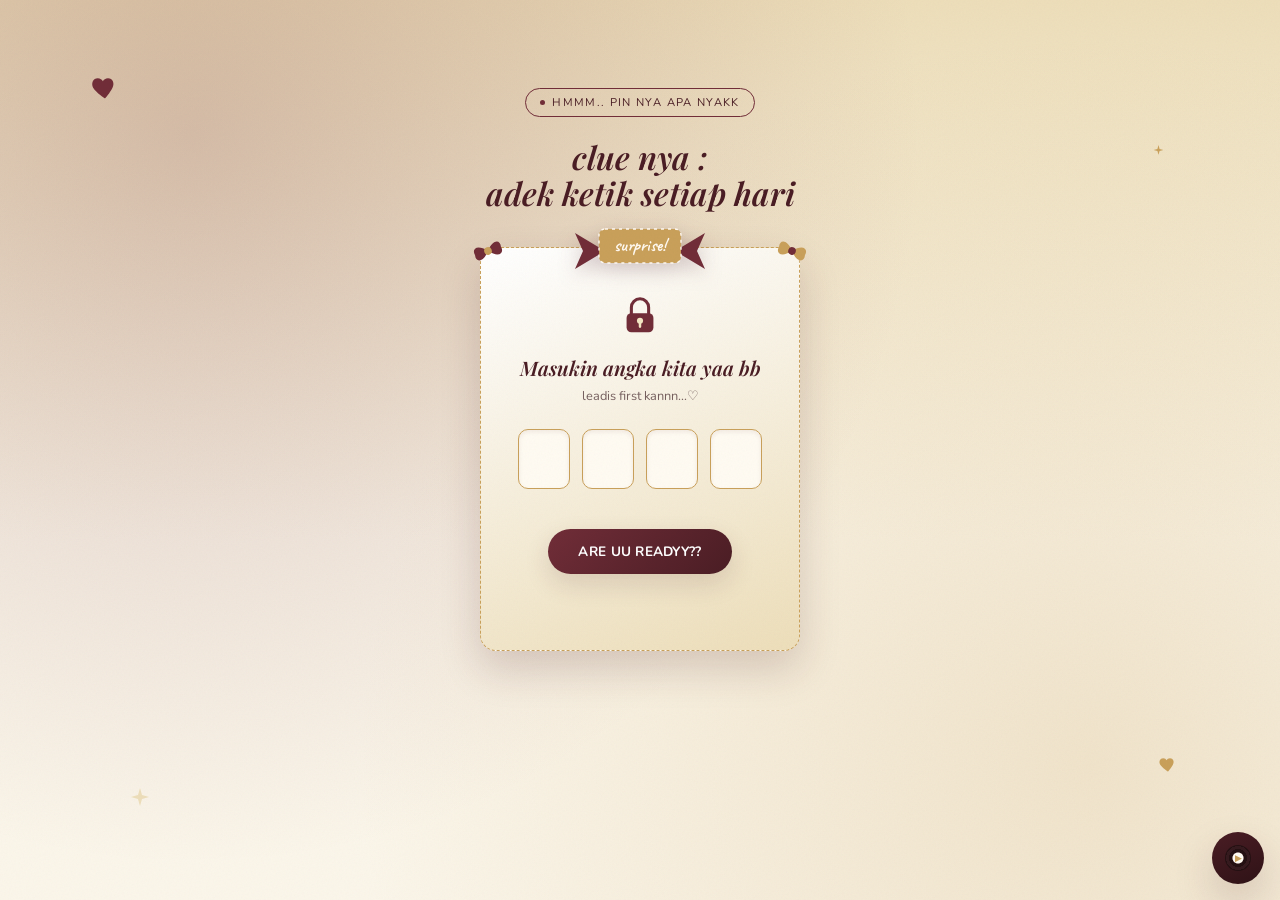
<file: pin.html>
<!DOCTYPE html>
<html lang="id">
<head>
<meta charset="UTF-8">
<meta name="viewport" content="width=device-width, initial-scale=1.0, maximum-scale=1">
<title>a little secret ♡</title>
<link rel="preconnect" href="https://fonts.googleapis.com">
<link rel="preconnect" href="https://fonts.gstatic.com" crossorigin>
<link href="https://fonts.googleapis.com/css2?family=Playfair+Display:ital,wght@0,500;0,600;1,500&family=Caveat:wght@500;600;700&family=Nunito:wght@300;400;600;700&display=swap" rel="stylesheet">
<link rel="stylesheet" href="css/style.css">
</head>
<body>
<div class="grain"></div>
<div id="app">

<div class="page" id="pageRoot">
  <svg class="deco floaty" style="--r:-6deg; top:8%; left:7%; width:30px;" viewBox="0 0 24 24"><path d="M12 21s-7-4.35-9.5-8.5C.7 8.8 2.5 5 6.2 5c2 0 3.4 1.1 4.1 2.4C11 6.1 12.4 5 14.4 5 18.1 5 19.9 8.8 18 12.5 16 16.65 12 21 12 21Z" fill="#712D38"/></svg>
  <svg class="deco" style="top:16%; right:9%; width:13px; animation:twinkle 2.3s ease-in-out infinite;" viewBox="0 0 24 24"><path d="M12 2l2 7 7 2-7 2-2 7-2-7-7-2 7-2 2-7Z" fill="#C9A05A"/></svg>
  <svg class="deco floaty" style="--r:9deg; bottom:10%; left:10%; width:24px; animation-delay:.7s;" viewBox="0 0 24 24"><path d="M12 2l2 7 7 2-7 2-2 7-2-7-7-2 7-2 2-7Z" fill="#EDDEBA"/></svg>
  <svg class="deco floaty" style="--r:-8deg; bottom:14%; right:8%; width:20px; animation-delay:1.3s;" viewBox="0 0 24 24"><path d="M12 21s-7-4.35-9.5-8.5C.7 8.8 2.5 5 6.2 5c2 0 3.4 1.1 4.1 2.4C11 6.1 12.4 5 14.4 5 18.1 5 19.9 8.8 18 12.5 16 16.65 12 21 12 21Z" fill="#C9A05A"/></svg>

  <div class="section" style="text-align:center; margin-top:24px;">
    <span class="eyebrow-tag reveal"><span class="dot"></span>hmmm.. pin nya apa nyakk</span>
    <h1 class="title-serif reveal" style="font-size:clamp(1.5rem,5.5vw,2rem);">clue nya :<br>adek ketik setiap hari</h1>

    <div class="pin-wrap reveal">
      <!-- pita/ribbon banner di atas kartu -->
      <div class="pin-ribbon">
        <svg viewBox="0 0 150 60" xmlns="http://www.w3.org/2000/svg">
          <path d="M10 8 L40 26 L10 44 L18 26 Z" fill="#712D38"/>
          <path d="M140 8 L110 26 L140 44 L132 26 Z" fill="#712D38"/>
          <rect x="34" y="4" width="82" height="34" rx="6" fill="#C9A05A"/>
          <rect x="34" y="4" width="82" height="34" rx="6" fill="none" stroke="#FFF9F0" stroke-width="1.4" stroke-dasharray="3 4"/>
          <text x="75" y="26" text-anchor="middle" font-family="Caveat, cursive" font-weight="700" font-size="18" fill="#FFF9F0">surprise!</text>
        </svg>
      </div>

      <div class="pin-card" id="pinCard">
        <!-- pita kecil / bow di kedua sudut atas kartu -->
        <svg class="pin-bow left" viewBox="0 0 40 40"><path d="M20 20 C10 8 2 12 4 20 C2 28 10 32 20 20Z" fill="#712D38"/><path d="M20 20 C30 8 38 12 36 20 C38 28 30 32 20 20Z" fill="#712D38"/><circle cx="20" cy="20" r="4.5" fill="#C9A05A"/></svg>
        <svg class="pin-bow right" viewBox="0 0 40 40"><path d="M20 20 C10 8 2 12 4 20 C2 28 10 32 20 20Z" fill="#C9A05A"/><path d="M20 20 C30 8 38 12 36 20 C38 28 30 32 20 20Z" fill="#C9A05A"/><circle cx="20" cy="20" r="4.5" fill="#712D38"/></svg>

        <div class="pin-lock" id="pinLock">
          <svg viewBox="0 0 48 48" fill="none">
            <path class="shackle" d="M15 20V14a9 9 0 0118 0v6" stroke="#712D38" stroke-width="3.2" stroke-linecap="round"/>
            <rect x="10" y="20" width="28" height="20" rx="5" fill="#712D38"/>
            <circle cx="24" cy="28" r="3.2" fill="#F3E6C4"/>
            <rect x="22.7" y="29.5" width="2.6" height="6" rx="1.2" fill="#F3E6C4"/>
          </svg>
          <!-- sparkle bursts, muncul saat kode benar -->
          <svg class="pin-sparkle" style="top:-6px; left:-10px; width:16px; animation-delay:.05s;" viewBox="0 0 24 24"><path d="M12 2l2 7 7 2-7 2-2 7-2-7-7-2 7-2 2-7Z" fill="#C9A05A"/></svg>
          <svg class="pin-sparkle" style="top:2px; right:-14px; width:12px; animation-delay:.15s;" viewBox="0 0 24 24"><path d="M12 2l2 7 7 2-7 2-2 7-2-7-7-2 7-2 2-7Z" fill="#712D38"/></svg>
          <svg class="pin-sparkle" style="bottom:-8px; left:4px; width:10px; animation-delay:.25s;" viewBox="0 0 24 24"><path d="M12 2l2 7 7 2-7 2-2 7-2-7-7-2 7-2 2-7Z" fill="#EDDEBA"/></svg>
        </div>

        <p class="pin-title">Masukin angka kita yaa bb</p>
        <p class="pin-sub">leadis first kannn...♡</p>

        <div class="pin-inputs" id="pinInputs">
          <input class="pin-digit" type="tel" inputmode="numeric" maxlength="1" autocomplete="off">
          <input class="pin-digit" type="tel" inputmode="numeric" maxlength="1" autocomplete="off">
          <input class="pin-digit" type="tel" inputmode="numeric" maxlength="1" autocomplete="off">
          <input class="pin-digit" type="tel" inputmode="numeric" maxlength="1" autocomplete="off">
        </div>

        <p class="pin-hint" id="pinHint">hmm kayaknya bukan yang itu deh, coba yang lain bb ♡</p>

        <button class="btn" id="pinBtn" style="margin-top:10px;">ARE UU READYY??</button>
        <p class="pin-status" id="pinStatus"></p>
      </div>
    </div>
  </div>
</div>

</div><!-- /app -->

<script src="js/script.js"></script>
<script>
  (function(){
    const CORRECT = "2521";
    const inputs = Array.from(document.querySelectorAll('.pin-digit'));
    const inputsWrap = document.getElementById('pinInputs');
    const hint = document.getElementById('pinHint');
    const btn = document.getElementById('pinBtn');
    const card = document.getElementById('pinCard');
    const lock = document.getElementById('pinLock');
    const status = document.getElementById('pinStatus');

    // kalau udah pernah benar sebelumnya di sesi ini, langsung lanjut
    if (sessionStorage.getItem('pinOK') === '1') {
      if (typeof navigateTo === 'function') navigateTo('wish.html'); else window.location.href = 'wish.html';
      return;
    }

    inputs.forEach((inp, i) => {
      inp.addEventListener('input', () => {
        inp.value = inp.value.replace(/[^0-9]/g, '').slice(0,1);
        if (inp.value && i < inputs.length - 1) inputs[i+1].focus();
        if (inputs.every(x => x.value)) checkPin();
      });
      inp.addEventListener('keydown', (e) => {
        if (e.key === 'Backspace' && !inp.value && i > 0) inputs[i-1].focus();
        if (e.key === 'Enter') checkPin();
      });
    });

    btn.addEventListener('click', checkPin);

    function checkPin(){
      const code = inputs.map(i => i.value).join('');
      if (code.length < 4) {
        wrongShake();
        return;
      }
      if (code === CORRECT) {
        correct();
      } else {
        wrongShake();
      }
    }

    function wrongShake(){
      inputsWrap.classList.remove('shake');
      void inputsWrap.offsetWidth; // restart animation
      inputsWrap.classList.add('shake');
      hint.classList.add('show');
      setTimeout(() => {
        inputs.forEach(i => i.value = '');
        inputs[0].focus();
      }, 260);
    }

    function correct(){
      inputs.forEach(i => i.disabled = true);
      btn.disabled = true;
      btn.style.opacity = .5;
      btn.style.pointerEvents = 'none';
      hint.classList.remove('show');
      card.classList.add('success');
      lock.classList.add('unlocked');
      status.textContent = "Yeayy, kebuka! liat kejutannya yuk.. ✨";
      if (typeof launchConfetti === 'function') launchConfetti(30);
      sessionStorage.setItem('pinOK', '1');
      setTimeout(() => { if (typeof navigateTo === 'function') navigateTo('wish.html'); else window.location.href = 'wish.html'; }, 1500);
    }
  })();
</script>
</body>
</html>
</file>
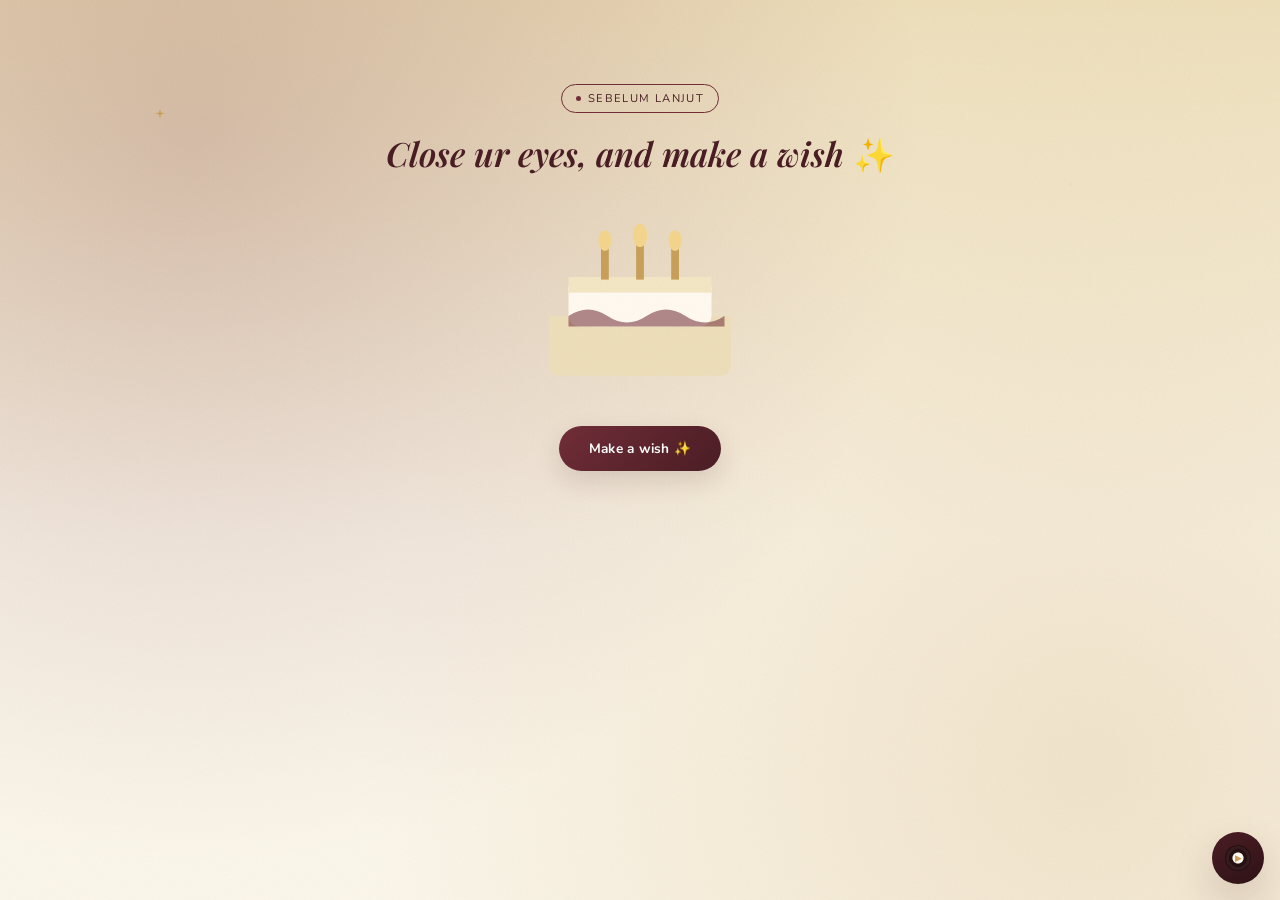
<file: wish.html>
<!DOCTYPE html>
<html lang="id">
<head>
<meta charset="UTF-8">
<meta name="viewport" content="width=device-width, initial-scale=1.0, maximum-scale=1">
<title>make a wish ✨</title>
<link rel="preconnect" href="https://fonts.googleapis.com">
<link rel="preconnect" href="https://fonts.gstatic.com" crossorigin>
<link href="https://fonts.googleapis.com/css2?family=Playfair+Display:ital,wght@0,500;0,600;1,500&family=Caveat:wght@500;600;700&family=Nunito:wght@300;400;600;700&display=swap" rel="stylesheet">
<link rel="stylesheet" href="css/style.css">
</head>
<body>
<div class="grain"></div>
<div id="app">

<div class="page">
  <svg class="deco" style="top:12%; left:12%; width:12px; animation:twinkle 2.2s ease-in-out infinite;" viewBox="0 0 24 24"><path d="M12 2l2 7 7 2-7 2-2 7-2-7-7-2 7-2 2-7Z" fill="#C9A05A"/></svg>
  <svg class="deco" style="top:20%; right:16%; width:9px; animation:twinkle 2.2s .5s ease-in-out infinite;" viewBox="0 0 24 24"><path d="M12 2l2 7 7 2-7 2-2 7-2-7-7-2 7-2 2-7Z" fill="#EDDEBA"/></svg>

  <div class="section" style="text-align:center; margin-top:20px;">
    <!-- GANTI KATA-KATA (label kecil & judul halaman ini ditulis langsung di HTML) -->
    <span class="eyebrow-tag reveal"><span class="dot"></span>Sebelum lanjut</span>
    <h1 class="title-serif reveal" style="font-size:clamp(1.6rem,6vw,2.1rem);">Close ur eyes, and make a wish  <span class="title-hand" style="font-style:normal;">✨</span></h1>

    <div class="cake-stage reveal" id="cakeStage">
      <svg class="cake-svg" viewBox="0 0 200 160">
        <rect x="30" y="100" width="140" height="46" rx="8" fill="#EDDEBA"/>
        <rect x="30" y="100" width="140" height="14" fill="#EDDEBA"/>
        <rect x="45" y="70" width="110" height="38" rx="8" fill="#FFF9F0"/>
        <rect x="45" y="70" width="110" height="12" fill="#F3E6C4"/>
        <path d="M45 100 Q60 90 75 100 T105 100 T135 100 T165 100 V108 H45 Z" fill="#712D38" opacity=".55"/>
        <rect x="70" y="46" width="6" height="26" fill="#C9A05A"/>
        <rect x="97" y="42" width="6" height="30" fill="#C9A05A"/>
        <rect x="124" y="46" width="6" height="26" fill="#C9A05A"/>
        <ellipse class="flame" cx="73" cy="42" rx="5" ry="8" fill="#F4D58D"/>
        <ellipse class="flame" cx="100" cy="38" rx="5.5" ry="9" fill="#F4D58D"/>
        <ellipse class="flame" cx="127" cy="42" rx="5" ry="8" fill="#F4D58D"/>
      </svg>
      <!-- GANTI GAMBAR: sama seperti di end.html — taruh "assets/mascot.png" (PNG
           transparan, tanpa frame) supaya gambar Snoopy nongol di sini juga -->
      <img class="mascot-gift" id="mascotGift" src="assets/mascot.png" alt="maskot" width="64" onerror="this.style.display='none'">

    </div>

    <button class="btn reveal" id="wishBtn" style="margin-top:26px;">Make a wish ✨</button>
    <p class="wish-msg" id="wishMsg">Semogaa semua doa adekk, tekabul yaaa ♡</p>

    <a href="hero.html" class="btn btn-outline" id="nextAfterWish" style="display:none; margin-top:24px;">Continue →</a>
  </div>
</div>

</div><!-- /app -->

<script src="js/script.js"></script>
</body>
</html>
</file>
<file: css/style.css>
/* ======================================================
   EDITABLE DESIGN TOKENS
   Skema warna: kombinasi krem emas (#EDDEBA) & merah anggur (#712D38).
   Mau ganti warna lagi nanti? cukup ubah 2 variabel utama di bawah
   ( --violet dan --lilac ), variabel lain cuma turunan (tint/shade)
   dari 2 warna itu supaya tetap serasi.
   ====================================================== */
:root{
  --violet:#712D38;      /* WARNA UTAMA 1 — merah anggur, dipakai di aksen/tombol */
  --lavender:#EDDEBA;    /* WARNA UTAMA 2 — krem emas, dipakai di aksen lembut */
  --sky:#C9A05A;         /* turunan gold lebih gelap, dipakai utk bintang/kontras */
  --light-blue:#F3E6C4;  /* turunan krem terang, dipakai utk teks di atas bg gelap */
  --lilac:#EDDEBA;       /* = krem emas, dipakai utk gradasi background & kartu */
  --bg:#FBF6EA;          /* background halaman, krem sangat muda */
  --cream:#FFFBF2;       /* putih hangat, dipakai di kartu surat/kue */
  --text:#3F2226;        /* warna teks utama, coklat-anggur gelap */
  --deep:#4A1D24;        /* anggur paling gelap, dipakai utk judul & ikon */

  --display:'Playfair Display', serif;
  --hand:'Caveat', cursive;
  --body:'Nunito', sans-serif;

  --shadow-soft:0 10px 26px rgba(74,29,36,.14);
  --shadow-card:0 18px 40px rgba(74,29,36,.18);
  --ease:cubic-bezier(.22,.9,.32,1);
}

*{box-sizing:border-box; margin:0; padding:0;}
html{scroll-behavior:smooth;}
body{
  font-family:var(--body); color:var(--text); background:var(--bg);
  overflow-x:hidden; -webkit-tap-highlight-color:transparent;
  min-height:100svh; opacity:0; transition:opacity .6s var(--ease);
}
body.ready{opacity:1;}
a{color:inherit; text-decoration:none;}
button{font-family:inherit; border:none; background:none; cursor:pointer;}
img{max-width:100%; display:block;}

.grain{
  position:fixed; inset:0; pointer-events:none; z-index:9999; opacity:.045; mix-blend-mode:multiply;
  background-image:url("data:image/svg+xml;utf8,<svg xmlns='http://www.w3.org/2000/svg' width='120' height='120'><filter id='n'><feTurbulence type='fractalNoise' baseFrequency='0.9' numOctaves='2' stitchTiles='stitch'/></filter><rect width='100%25' height='100%25' filter='url(%23n)'/></svg>");
  background-size:180px 180px;
}

/* gingham / plaid — the checkered scrapbook-journal background from the reference */
.gingham{
  background-color:var(--cream);
  background-image:
    repeating-linear-gradient(0deg, rgba(113,45,56,.14) 0 12px, transparent 12px 24px),
    repeating-linear-gradient(90deg, rgba(201,160,90,.14) 0 12px, transparent 12px 24px);
}

.page{
  position:relative; min-height:100svh;
  display:flex; flex-direction:column; align-items:center;
  padding:64px 20px 130px;
  background:
    radial-gradient(circle at 15% 15%, rgba(113,45,56,.22), transparent 55%),
    radial-gradient(circle at 85% 85%, rgba(201,160,90,.22), transparent 55%),
    linear-gradient(180deg, var(--lilac) 0%, var(--bg) 60%);
}

.deco{position:absolute; pointer-events:none;}
.floaty{animation:floaty 7s ease-in-out infinite; will-change:transform;}
@keyframes floaty{0%,100%{transform:translateY(0) rotate(var(--r,0deg));}50%{transform:translateY(-14px) rotate(calc(var(--r,0deg) + 3deg));}}
@keyframes twinkle{0%,100%{opacity:.25;}50%{opacity:1;}}

/* ---- hiasan animasi kecil tambahan ---- */
@keyframes dot-pulse{0%,100%{transform:scale(1); opacity:1;}50%{transform:scale(1.6); opacity:.55;}}
.eyebrow-tag .dot{animation:dot-pulse 1.8s ease-in-out infinite;}

@keyframes glow-pulse{0%,100%{box-shadow:var(--shadow-soft);}50%{box-shadow:0 10px 30px rgba(113,45,56,.35);}}
.btn{animation:glow-pulse 2.6s ease-in-out infinite;}

.eyebrow-tag{
  display:inline-flex; align-items:center; gap:7px; font-size:.7rem; letter-spacing:.12em; text-transform:uppercase;
  color:var(--deep); border:1px solid var(--violet); border-radius:999px; padding:6px 14px; margin-bottom:22px;
  position:relative; z-index:2;
}
.eyebrow-tag .dot{width:5px; height:5px; border-radius:50%; background:var(--violet);}

.title-serif{font-family:var(--display); font-style:italic; font-weight:600; color:var(--deep); line-height:1.12;}
.title-hand{font-family:var(--hand); color:var(--violet);}

.btn{
  font-family:var(--body); font-weight:700; font-size:.85rem; letter-spacing:.02em;
  color:#fff; background:linear-gradient(135deg,var(--violet),var(--deep));
  padding:13px 30px; border-radius:999px; box-shadow:var(--shadow-soft);
  transition:transform .2s var(--ease); display:inline-block; position:relative; z-index:2;
}
.btn:active{transform:scale(.94);}
.btn-outline{
  background:transparent; color:var(--deep); border:1.5px solid var(--violet);
  padding:11px 26px; box-shadow:none;
}

.section{width:100%; max-width:640px; position:relative; z-index:2;}

/* ---- card / paper components ---- */
.paper-card{
  background:linear-gradient(160deg,#fff, var(--lilac));
  border-radius:8px; box-shadow:var(--shadow-card); padding:36px 26px;
  position:relative;
}
.tape-strip{
  position:absolute; width:56px; height:20px; top:-10px; left:50%;
  transform:translateX(-50%) rotate(-4deg);
  background:linear-gradient(90deg,rgba(212,196,234,.75),rgba(232,221,243,.55));
  box-shadow:0 2px 6px rgba(74,29,36,.15);
}

/* ---- polaroid / gallery ---- */
.mini-polaroid{
  background:#fff; border-radius:3px; padding:10px 10px 26px; box-shadow:var(--shadow-soft);
  position:relative; cursor:pointer; transition:transform .35s var(--ease), box-shadow .35s var(--ease);
}
.mini-polaroid:hover{transform:translateY(-6px) scale(1.03); box-shadow:var(--shadow-card);}
/* GANTI FOTO: div .mini-photo di bawah ini sekarang cuma kotak warna polos
   (belum ada foto asli). Cara pasang foto: tambahkan inline style di HTML-nya, contoh:
   <div class="mini-photo c1" style="background-image:url('assets/foto1.jpg');
   background-size:cover; background-position:center;"></div>
   style inline otomatis menimpa warna gradasi default di bawah ini. */
.mini-photo{width:100%; aspect-ratio:1/1; border-radius:2px;}
.mini-photo.c1{background:linear-gradient(150deg,var(--lavender),var(--violet));}
.mini-photo.c2{background:linear-gradient(150deg,var(--sky),var(--violet));}
.mini-photo.c3{background:linear-gradient(150deg,var(--lilac),var(--sky));}
.mini-photo.c4{background:linear-gradient(150deg,var(--violet),var(--light-blue));}
.mini-photo.c5{background:linear-gradient(150deg,var(--deep),var(--sky));}
.mini-cap{font-family:var(--hand); font-size:.95rem; text-align:center; padding-top:8px; color:var(--deep);}

/* ---- lightbox ---- */
#lightbox{
  position:fixed; inset:0; background:rgba(63,34,38,.72); backdrop-filter:blur(3px);
  display:flex; align-items:center; justify-content:center; z-index:200;
  opacity:0; pointer-events:none; transition:opacity .35s var(--ease); padding:30px;
}
#lightbox.show{opacity:1; pointer-events:auto;}
.lb-card{background:#fff; border-radius:6px; padding:16px 16px 30px; width:min(80vw,320px); box-shadow:var(--shadow-card); transform:scale(.9); transition:transform .35s var(--ease);}
#lightbox.show .lb-card{transform:scale(1);}
.lb-photo{width:100%; aspect-ratio:1/1.05; border-radius:3px;}
.lb-cap{font-family:var(--hand); font-size:1.2rem; text-align:center; padding-top:12px; color:var(--deep);}
.lb-close{position:absolute; top:18px; right:22px; color:#fff; font-size:1.6rem; opacity:.85;}

/* ---- reveal on scroll ---- */
.reveal{opacity:0; transform:translateY(24px); transition:opacity .7s var(--ease), transform .7s var(--ease);}
.reveal.in-view{opacity:1; transform:translateY(0);}

/* ---- confetti ---- */
.confetti-piece{position:fixed; top:-20px; width:8px; height:14px; border-radius:2px; z-index:300; pointer-events:none;}

/* ======================================================
   ICON NAV — the recurring 4-icon menu grid from the reference
   ====================================================== */
.icon-nav{
  display:grid; grid-template-columns:repeat(4,1fr); gap:14px;
  width:100%; max-width:320px; margin:0 auto;
}
.icon-nav.large{max-width:360px; gap:18px;}
.icon-btn{
  aspect-ratio:1; border-radius:16px; background:#fff; box-shadow:var(--shadow-soft);
  display:flex; flex-direction:column; align-items:center; justify-content:center; gap:6px;
  transition:transform .25s var(--ease), box-shadow .25s var(--ease);
}
.icon-btn:hover, .icon-btn:active{transform:translateY(-4px); box-shadow:var(--shadow-card);}
.icon-btn svg{width:26px; height:26px;}
.icon-btn span{font-size:.62rem; letter-spacing:.05em; text-transform:uppercase; color:var(--deep); font-weight:700;}
.icon-nav.large .icon-btn svg{width:34px; height:34px;}
.icon-nav.large .icon-btn span{font-size:.68rem;}

/* fixed mini version pinned to bottom of sub-pages, mirrors the icon grid reappearing in the video */
.mini-nav{
  position:fixed; left:50%; bottom:16px; transform:translateX(-50%);
  display:flex; gap:10px; background:#fff; padding:9px 12px; border-radius:999px;
  box-shadow:var(--shadow-card); z-index:60;
}
.mini-nav a{
  width:38px; height:38px; border-radius:50%; background:var(--lilac);
  display:flex; align-items:center; justify-content:center; transition:transform .2s var(--ease);
}
.mini-nav a:hover{transform:translateY(-3px);}
.mini-nav a svg{width:17px; height:17px;}
.mini-nav a.active{background:var(--violet);}
.mini-nav a.active svg path, .mini-nav a.active svg circle{fill:#fff;}

/* ---- calendar (index page) ---- */
.calendar-card{
  background:#fff; border-radius:10px; box-shadow:var(--shadow-card); padding:26px 22px 30px;
  width:min(84vw,300px); position:relative;
}
.calendar-month{font-family:var(--display); font-style:italic; font-weight:600; font-size:1.3rem; color:var(--deep); text-align:center; margin-bottom:14px;}
.calendar-grid{display:grid; grid-template-columns:repeat(7,1fr); gap:6px;}
.calendar-grid span{
  aspect-ratio:1; display:flex; align-items:center; justify-content:center;
  font-size:.72rem; color:var(--text); opacity:.55; border-radius:50%;
}
.calendar-grid span.marked{
  background:var(--violet); color:#fff; opacity:1; font-weight:700; position:relative;
}
.calendar-pin{
  position:absolute; width:78px; top:-18px; right:-14px; transform:rotate(8deg);
  background:#fff; border-radius:3px; padding:6px 6px 14px; box-shadow:var(--shadow-soft);
}
.calendar-pin .mini-photo{width:100%; aspect-ratio:1/1;}

/* ---- cake ---- */
.cake-stage{position:relative; width:min(80vw,260px); margin:10px auto 0;}
.cake-svg{width:100%; height:auto;}
.flame{transform-origin:center bottom; transition:opacity .5s ease, transform .5s ease;}
.cake-stage.blown .flame{opacity:0; transform:scale(.2) translateY(4px);}
.wish-msg{
  margin-top:22px; font-family:var(--hand); font-size:1.4rem; color:var(--deep);
  opacity:0; transform:translateY(8px); transition:opacity .6s var(--ease), transform .6s var(--ease); text-align:center;
}
.wish-msg.show{opacity:1; transform:translateY(0);}
.mascot-gift{position:absolute; bottom:-6px; right:0%; width:64px; opacity:0; transform:translateY(14px) scale(.8); transition:opacity .6s var(--ease) .2s, transform .6s var(--ease) .2s; background:none; border:none; box-shadow:none;}
.mascot-gift.show{opacity:1; transform:translateY(0) scale(1);}

/* ---- hero age star ---- */
.age-star{width:150px; height:150px; position:relative; margin:24px auto 0;}
.age-star svg{position:absolute; inset:0; width:100%; height:100%;}
.age-star span{position:absolute; inset:0; display:flex; align-items:center; justify-content:center; font-family:var(--display); font-weight:600; font-size:3rem; color:#fff;}

.collage{position:relative; width:100%; max-width:340px; height:230px; margin:34px auto 0;}
.collage .mini-polaroid{position:absolute; width:120px;}
.collage .p1{top:0; left:0; transform:rotate(-8deg);}
.collage .p2{top:6%; right:2%; transform:rotate(6deg);}
.collage .p3{bottom:0; left:14%; transform:rotate(4deg);}

/* ---- letter ---- */
.letter-card{
  background:var(--cream); border-radius:4px; box-shadow:var(--shadow-card);
  padding:42px 28px; position:relative; transform:rotate(-.6deg);
}
.letter-card::before{
  content:""; position:absolute; inset:0; border-radius:4px; opacity:.05; pointer-events:none;
  background-image:url("data:image/svg+xml;utf8,<svg xmlns='http://www.w3.org/2000/svg' width='120' height='120'><filter id='n'><feTurbulence type='fractalNoise' baseFrequency='0.85' numOctaves='2'/></filter><rect width='100%25' height='100%25' filter='url(%23n)'/></svg>");
}
.letter-card h3{font-family:var(--hand); font-size:1.8rem; color:var(--violet); margin-bottom:16px;}
.letter-card p{font-family:var(--display); font-style:italic; font-size:1.1rem; line-height:1.8; color:var(--text); margin-bottom:14px;}
.letter-sign{font-family:var(--hand); font-size:1.5rem; color:var(--violet); text-align:right; margin-top:14px;}
.letter-pin{position:absolute; width:64px; top:-16px; right:16px; transform:rotate(10deg); background:#fff; border-radius:3px; padding:5px 5px 12px; box-shadow:var(--shadow-soft);}
.letter-pin .mini-photo{width:100%; aspect-ratio:1/1;}
.smiley-sticker{position:absolute; bottom:-12px; left:-10px; width:40px;}

/* ---- journal / notes entries ---- */
.note-entry{
  background:#fff; border-radius:6px; box-shadow:var(--shadow-soft); padding:26px 22px;
  position:relative; margin-bottom:28px; transition:transform .3s var(--ease), box-shadow .3s var(--ease);
}
.note-entry:nth-child(odd){transform:rotate(-1deg);}
.note-entry:nth-child(even){transform:rotate(1deg);}
.note-entry:hover{transform:translateY(-3px) rotate(0deg); box-shadow:var(--shadow-card);}
.note-entry .clip{position:absolute; top:-14px; left:50%; transform:translateX(-50%); width:22px;}
.note-entry h4{font-family:var(--hand); font-size:1.6rem; color:var(--violet); margin-bottom:8px;}
.note-entry p{font-size:.9rem; line-height:1.7; color:var(--text); opacity:.85; font-weight:300;}

.flower-deco{width:70px; margin:0 auto 30px; display:block;}

/* ---- music player (vinyl) ---- */
.player-card{
  background:linear-gradient(165deg,var(--deep),#2E1216); border-radius:18px; padding:22px;
  box-shadow:var(--shadow-card); width:100%; max-width:320px; margin:0 auto;
  display:flex; flex-direction:column; align-items:center; gap:16px;
}
.vinyl{
  width:150px; height:150px; border-radius:50%;
  background:
    radial-gradient(circle, var(--cream) 0 16px, transparent 17px),
    repeating-radial-gradient(circle, #241012 0 6px, #351a1e 6px 12px);
  animation:spin 4s linear infinite paused;
}
.player-card.playing .vinyl{animation-play-state:running;}
@keyframes spin{to{transform:rotate(360deg);}}
.p-title{font-family:var(--hand); font-size:1.5rem; color:#fff; text-align:center;}
.p-artist{font-size:.7rem; letter-spacing:.08em; color:var(--light-blue); text-transform:uppercase; text-align:center; margin-top:-8px;}
.p-progress{width:100%; height:3px; background:rgba(255,255,255,.2); border-radius:2px; position:relative; cursor:pointer;}
.p-progress-fill{position:absolute; left:0; top:0; height:100%; width:0%; background:var(--sky); border-radius:2px;}
.p-time{display:flex; justify-content:space-between; width:100%; font-size:.65rem; color:var(--light-blue);}
.p-controls{display:flex; align-items:center; gap:16px;}
.p-play{
  width:50px; height:50px; border-radius:50%; background:var(--sky); color:var(--deep);
  display:flex; align-items:center; justify-content:center; font-size:1.2rem; transition:transform .2s var(--ease);
}
.p-play:active{transform:scale(.9);}
.p-vol{width:90px; accent-color:var(--sky);}

/* ---- footer / maskot (taruh gambar Snoopy-mu di sini, lihat komentar di end.html) ---- */
.mascot-image{width:90px; margin:10px auto 0; background:none; border:none; box-shadow:none;}

/* ---- hub page mascot decoration ---- */
.hub-mascot{margin:34px auto 0; display:block; filter:drop-shadow(0 10px 16px rgba(74,29,36,.18));}

/* ======================================================
   PIN CODE GATE PAGE
   ====================================================== */
.pin-wrap{position:relative; width:min(86vw,320px); margin:36px auto 0;}

/* the ribbon banner draped across the top of the card */
.pin-ribbon{position:absolute; top:-22px; left:50%; transform:translateX(-50%); z-index:5; width:150px;}
.pin-ribbon svg{width:100%; height:auto; filter:drop-shadow(0 6px 10px rgba(74,29,36,.25));}

.pin-card{
  background:linear-gradient(160deg,#fff, var(--lilac));
  border-radius:16px; box-shadow:var(--shadow-card);
  padding:46px 26px 32px; position:relative; text-align:center;
  border:1.5px dashed var(--sky);
}

/* little bow pinned at each top corner of the card */
.pin-bow{position:absolute; width:34px; top:-14px;}
.pin-bow.left{left:-10px; transform:rotate(-18deg);}
.pin-bow.right{right:-10px; transform:rotate(18deg);}

.pin-lock{width:46px; height:46px; margin:0 auto 14px; color:var(--violet);}
.pin-lock svg{width:100%; height:100%;}
.pin-lock.unlocked svg .shackle{transform:translateY(-3px) rotate(-14deg);}
.pin-lock svg .shackle{transform-origin:20% 100%; transition:transform .5s var(--ease);}

.pin-title{font-family:var(--display); font-style:italic; font-weight:600; font-size:1.25rem; color:var(--deep); margin-bottom:6px;}
.pin-sub{font-family:var(--body); font-weight:400; font-size:.8rem; color:var(--text); opacity:.7; margin-bottom:24px;}

.pin-inputs{display:flex; justify-content:center; gap:12px; margin-bottom:8px;}
.pin-digit{
  width:52px; height:60px; border-radius:10px; border:1.5px solid var(--sky);
  background:var(--cream); text-align:center; font-family:var(--display); font-size:1.6rem; font-weight:600;
  color:var(--deep); box-shadow:inset 0 2px 4px rgba(74,29,36,.08); transition:border-color .2s ease, transform .15s ease;
  caret-color:var(--violet);
}
.pin-digit:focus{outline:none; border-color:var(--violet); transform:translateY(-2px);}

@keyframes pin-shake{
  0%,100%{transform:translateX(0);}
  20%{transform:translateX(-9px);}
  40%{transform:translateX(8px);}
  60%{transform:translateX(-6px);}
  80%{transform:translateX(5px);}
}
.pin-inputs.shake{animation:pin-shake .45s ease;}
.pin-inputs.shake .pin-digit{border-color:var(--violet); background:#FCEDEF;}

.pin-hint{font-family:var(--hand); font-size:1rem; color:var(--violet); opacity:0; height:22px; margin-top:6px; transition:opacity .3s ease;}
.pin-hint.show{opacity:.85;}

.pin-status{font-family:var(--hand); font-size:1.15rem; color:var(--violet); margin-top:18px; min-height:26px;}

@keyframes pin-pop{0%{transform:scale(.6); opacity:0;}60%{transform:scale(1.08); opacity:1;}100%{transform:scale(1); opacity:1;}}
.pin-card.success .pin-lock{animation:pin-pop .5s var(--ease);}

/* small sparkle bursts that appear around the card on success */
.pin-sparkle{position:absolute; pointer-events:none; opacity:0; z-index:6;}
.pin-card.success .pin-sparkle{animation:sparkle-pop .9s var(--ease) forwards;}
@keyframes sparkle-pop{
  0%{opacity:0; transform:scale(.2) translateY(0);}
  35%{opacity:1;}
  100%{opacity:0; transform:scale(1.3) translateY(-16px);}
}

/* ---- responsive ---- */
@media(max-width:400px){
  .icon-nav{max-width:280px;}
  .collage{max-width:280px; height:200px;}
}

/* ======================================================
   APP SHELL (router) — fade halus tiap ganti halaman
   ====================================================== */
#app{transition:opacity .16s ease;}

/* ======================================================
   MINI FLOATING PLAYER — muncul di semua halaman, bisa
   play/pause musik dari mana aja tanpa balik ke music.html
   ====================================================== */
#miniPlayer{
  position:fixed; right:16px; bottom:16px; z-index:80;
  width:52px; height:52px; border-radius:50%;
  background:linear-gradient(155deg,var(--deep),#2E1216);
  box-shadow:var(--shadow-card);
  display:flex; align-items:center; justify-content:center;
  transition:transform .25s var(--ease), box-shadow .25s var(--ease);
}
#miniPlayer:active{transform:scale(.92);}
#miniPlayer .mini-vinyl{
  width:26px; height:26px; border-radius:50%;
  background:
    radial-gradient(circle, var(--cream) 0 5px, transparent 6px),
    repeating-radial-gradient(circle, #241012 0 3px, #351a1e 3px 6px);
  animation:spin 3.2s linear infinite paused;
  position:relative;
}
#miniPlayer:not(.playing) .mini-vinyl::after{
  content:'▶'; position:absolute; inset:0; display:flex; align-items:center; justify-content:center;
  font-size:.55rem; color:var(--sky); text-indent:1px;
}
#miniPlayer.playing .mini-vinyl{animation-play-state:running;}
#miniPlayer .mini-eq{position:absolute; bottom:5px; right:5px; display:flex; align-items:flex-end; gap:2px; height:9px; opacity:0; transition:opacity .2s ease;}
#miniPlayer.playing .mini-eq{opacity:1;}
#miniPlayer .mini-eq i{width:2px; background:var(--sky); border-radius:1px; display:block; height:3px; animation:eq-bounce 1s ease-in-out infinite;}
#miniPlayer .mini-eq i:nth-child(2){animation-delay:.15s;}
#miniPlayer .mini-eq i:nth-child(3){animation-delay:.3s;}
@keyframes eq-bounce{0%,100%{height:3px;} 50%{height:9px;}}
@media(max-width:400px){ #miniPlayer{right:12px; bottom:78px;} }

/* ======================================================
   PLAYER CARD — elemen tambahan (glow, notes, tonearm, eq)
   ====================================================== */
.player-card{position:relative; overflow:hidden;}
.player-card::before{
  content:''; position:absolute; inset:0; opacity:0; pointer-events:none;
  background:radial-gradient(circle at 50% 20%, rgba(201,160,90,.35), transparent 60%);
  transition:opacity .5s ease;
}
.player-card.playing::before{opacity:1;}

.vinyl-wrap{position:relative; width:150px; height:150px;}
.vinyl-glow{
  position:absolute; inset:-14px; border-radius:50%;
  box-shadow:0 0 0 rgba(201,160,90,0); opacity:0; transition:opacity .4s ease;
}
.player-card.playing .vinyl-glow{opacity:1; animation:glow-ring 2s ease-in-out infinite;}
@keyframes glow-ring{0%,100%{box-shadow:0 0 14px 2px rgba(201,160,90,.35);} 50%{box-shadow:0 0 26px 8px rgba(201,160,90,.55);}}

.vinyl-label{position:absolute; inset:0; margin:auto; width:46px; height:46px; border-radius:50%; box-shadow:0 0 0 3px #241012 inset;}

.tonearm{
  position:absolute; top:-6px; right:6px; width:6px; height:60px; border-radius:4px;
  background:linear-gradient(180deg,var(--sky),var(--deep)); transform-origin:top center;
  transform:rotate(-26deg); transition:transform .4s var(--ease); box-shadow:var(--shadow-soft);
}
.tonearm::after{content:''; position:absolute; top:-5px; left:50%; transform:translateX(-50%); width:14px; height:14px; border-radius:50%; background:var(--sky);}
.player-card.playing .tonearm{transform:rotate(-4deg);}

.note-float{
  position:absolute; color:var(--sky); font-size:1.1rem; opacity:0; pointer-events:none;
}
.note-float.n1{left:10%; top:60%;}
.note-float.n2{left:82%; top:55%;}
.note-float.n3{left:46%; top:70%;}
.player-card.playing .note-float{animation:note-rise 3.2s ease-in infinite;}
.player-card.playing .note-float.n2{animation-delay:.9s;}
.player-card.playing .note-float.n3{animation-delay:1.8s;}
@keyframes note-rise{
  0%{opacity:0; transform:translateY(0) rotate(0deg);}
  15%{opacity:1;}
  100%{opacity:0; transform:translateY(-90px) rotate(18deg);}
}

.eq-bars{display:flex; align-items:flex-end; gap:4px; height:22px;}
.eq-bars span{width:4px; border-radius:2px; background:var(--sky); height:5px; opacity:.55; transition:opacity .3s ease;}
.player-card.playing .eq-bars span{opacity:1; animation:eq-tall 1.1s ease-in-out infinite;}
.eq-bars span:nth-child(1){animation-delay:0s;}
.eq-bars span:nth-child(2){animation-delay:.12s;}
.eq-bars span:nth-child(3){animation-delay:.24s;}
.eq-bars span:nth-child(4){animation-delay:.36s;}
.eq-bars span:nth-child(5){animation-delay:.48s;}
@keyframes eq-tall{0%,100%{height:5px;} 50%{height:20px;}}

.p-hint{font-size:.66rem; color:var(--light-blue); opacity:.65; text-align:center; margin-top:-4px;}
</file>
